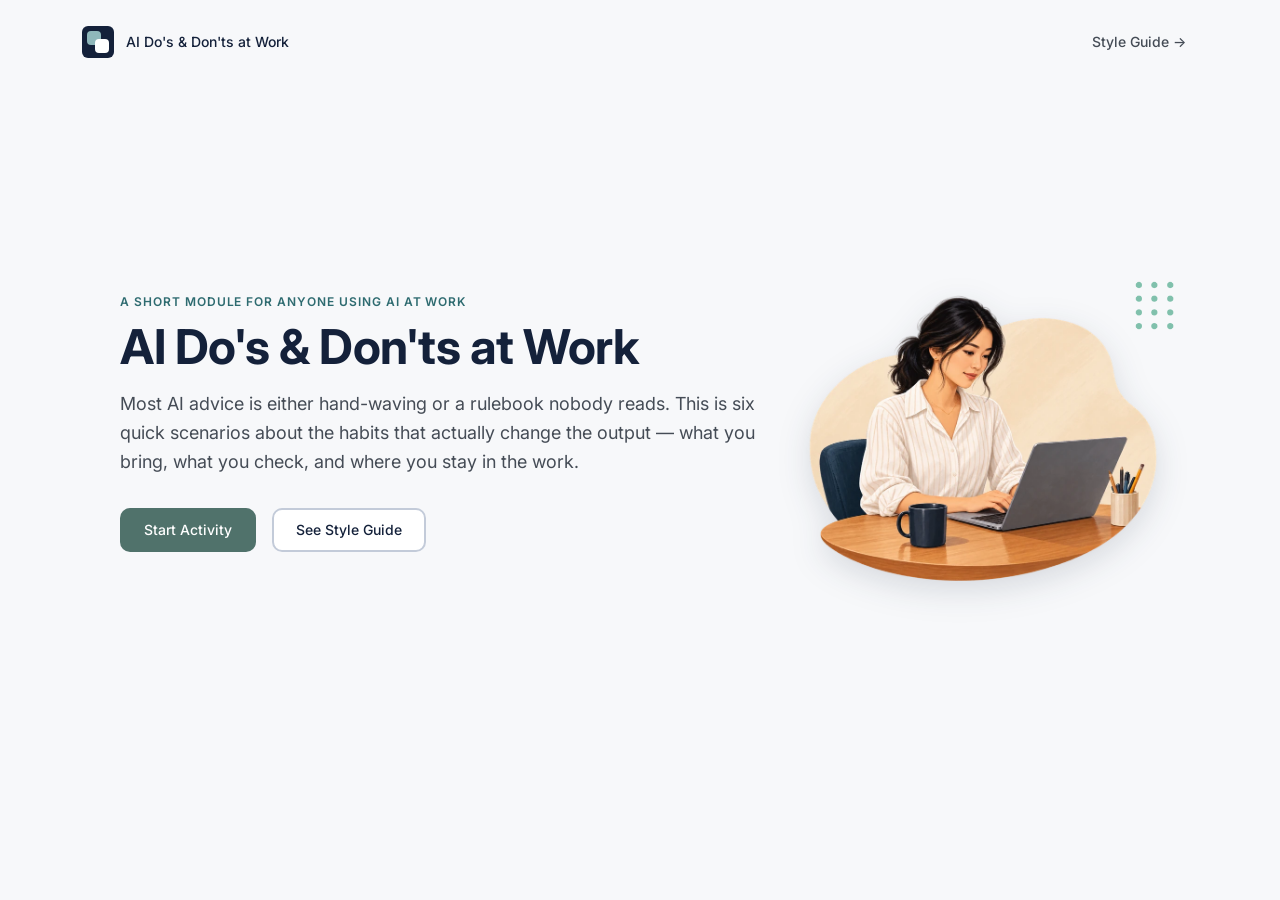
<file: index.html>
<!doctype html>
<html lang="en">
<head>
<meta charset="utf-8">
<meta name="viewport" content="width=device-width, initial-scale=1">
<title>AI Do's &amp; Don'ts at Work</title>
<meta name="description" content="A short workplace module on using AI well: bring real context, verify what it gives you back, and stay present in the work.">
<link rel="preconnect" href="https://fonts.googleapis.com">
<link rel="preconnect" href="https://fonts.gstatic.com" crossorigin>
<link href="https://fonts.googleapis.com/css2?family=Inter:wght@400;500;600;700&display=swap" rel="stylesheet">
<link rel="stylesheet" href="css/tokens.css">
<link rel="stylesheet" href="css/styles.css">
<!-- Blocking, and first thing before <body> exists: the page-entry transition
     has to be armed before anything paints. See js/nav-exit.js. -->
<script src="js/nav-exit.js"></script>
</head>
<body>

<header class="app-header">
  <a class="brand" href="index.html" aria-label="AI Do's &amp; Don'ts at Work — back to start">
    <span class="brand-mark" aria-hidden="true"></span>
    AI Do's &amp; Don'ts at Work
  </a>
  <a class="btn btn-ghost" href="style-guide.html">Style Guide →</a>
</header>

<main class="app-main">
  <section class="cover" id="cover">
    <div class="cover-inner">
      <div class="cover-art">
        <div class="banner-wrap" data-pattern="dot-matrix-mint">
          <img class="content-banner" src="assets/illustrations/scenes/bring-complete.webp" alt="" width="766" height="691">
          <span class="scene-pattern" style="-webkit-mask-image:url(assets/illustrations/patterns/dot-matrix-mint.webp);mask-image:url(assets/illustrations/patterns/dot-matrix-mint.webp)" aria-hidden="true"></span>
        </div>
      </div>
      <span class="eyebrow">A short module for anyone using AI at work</span>
      <h1 class="h-display">AI Do's &amp; Don'ts at Work</h1>
      <p class="body-lg">Most AI advice is either hand-waving or a rulebook nobody reads. This is six quick scenarios about the habits that actually change the output — what you bring, what you check, and where you stay in the work.</p>
      <div class="cover-actions">
        <button class="btn btn-primary" type="button" data-action="start-module">Start Activity</button>
        <a class="btn btn-secondary" href="style-guide.html">See Style Guide</a>
      </div>
    </div>
  </section>

  <section class="landing" id="landing" hidden>
    <div class="landing-intro">
      <span class="eyebrow">Three clusters, six scenarios</span>
      <h2 class="h1">Three habits worth building on purpose</h2>
      <p class="body-lg">Pick a card to start — each one takes a few minutes.</p>
    </div>
    <div class="card-grid" id="card-grid"></div>
  </section>
</main>

<script src="js/vendor/gsap.min.js"></script>
<script src="js/content.js"></script>
<script src="js/app.js"></script>
</body>
</html>
</file>
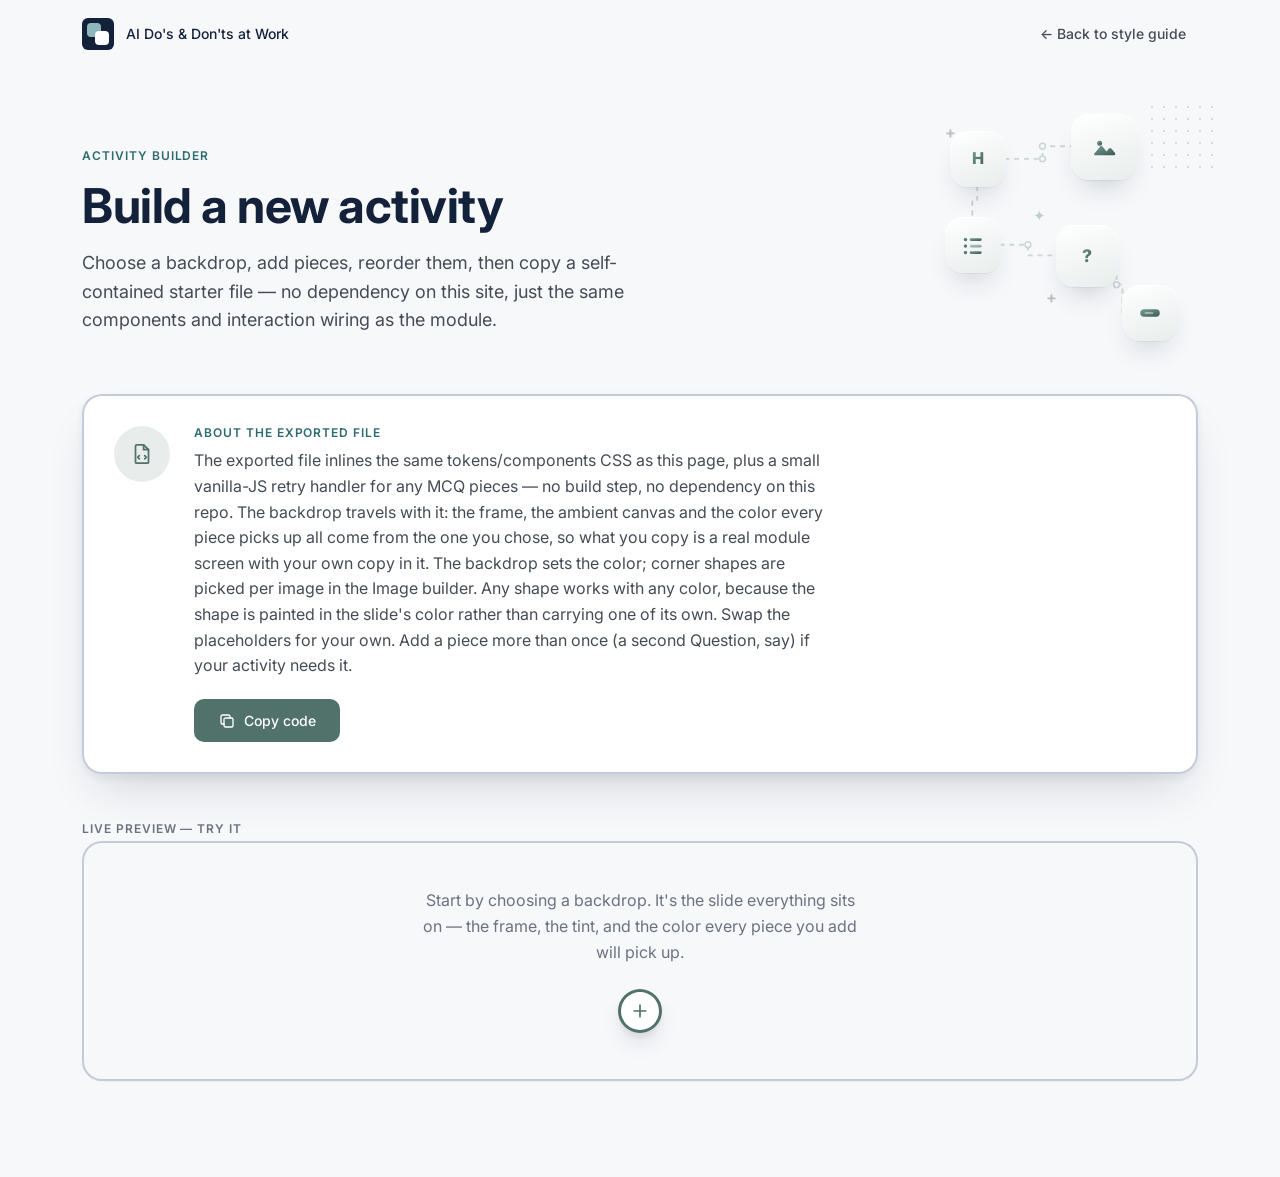
<file: activity.html>
<!doctype html>
<html lang="en">
<head>
<meta charset="utf-8">
<meta name="viewport" content="width=device-width, initial-scale=1">
<title>Activity Builder — AI Do's &amp; Don'ts at Work</title>
<meta name="description" content="Add and reorder real components from the module, then copy a self-contained starter file for your own activity.">
<link rel="preconnect" href="https://fonts.googleapis.com">
<link rel="preconnect" href="https://fonts.gstatic.com" crossorigin>
<link href="https://fonts.googleapis.com/css2?family=Inter:wght@400;500;600;700&display=swap" rel="stylesheet">
<link rel="stylesheet" href="css/tokens.css">
<link rel="stylesheet" href="css/styles.css">
<link rel="stylesheet" href="css/activity-builder.css">
<!-- Blocking, and first thing before <body> exists: the page-entry transition
     has to be armed before anything paints. See js/nav-exit.js. -->
<script src="js/nav-exit.js"></script>
</head>
<body>

<header class="guide-header">
  <div class="app-header">
    <a class="brand" href="index.html" aria-label="AI Do's &amp; Don'ts at Work — back to start"><span class="brand-mark" aria-hidden="true"></span> AI Do's &amp; Don'ts at Work</a>
    <a class="btn btn-ghost" href="style-guide.html">← Back to style guide</a>
  </div>
</header>

<div class="activity-hero">
  <div class="activity-hero-copy">
    <span class="eyebrow">Activity Builder</span>
    <h1 class="h-display">Build a new activity</h1>
    <p class="body-lg">Choose a backdrop, add pieces, reorder them, then copy a self-contained starter file — no dependency on this site, just the same components and interaction wiring as the module.</p>
  </div>
  <div class="activity-hero-art" aria-hidden="true">
    <svg width="0" height="0" style="position:absolute">
      <defs>
        <linearGradient id="heroIconGrad" x1="0" y1="0" x2="1" y2="1">
          <stop offset="0" stop-color="#759E96"/>
          <stop offset="1" stop-color="#3F5A55"/>
        </linearGradient>
      </defs>
    </svg>
    <svg class="activity-hero-connectors" viewBox="0 0 260 220" preserveAspectRatio="none">
      <path d="M61 46 H100 V33 H130"/>
      <path d="M33 74 V90 H28 V106"/>
      <path d="M56 134 H85 V145 H114"/>
      <path d="M176 145 V175 H182 V204"/>
      <circle cx="100" cy="46" r="3"/>
      <circle cx="100" cy="33" r="3"/>
      <circle cx="85" cy="134" r="3"/>
      <circle cx="176" cy="175" r="3"/>
    </svg>
    <span class="activity-hero-dots"></span>
    <span class="activity-hero-plus" style="top:4%; left:0%;">+</span>
    <span class="activity-hero-plus" style="bottom:10%; left:40%;">+</span>
    <span class="activity-hero-sparkle" style="top:42%; left:35%;">&#10022;</span>
    <div class="activity-hero-tile is-t1">
      <svg viewBox="0 0 24 24"><text x="12" y="17" text-anchor="middle" font-family="Inter, sans-serif" font-weight="800" font-size="15" fill="url(#heroIconGrad)">H</text></svg>
    </div>
    <div class="activity-hero-tile is-t2">
      <svg viewBox="0 0 24 24">
        <circle cx="8.5" cy="9" r="2" fill="url(#heroIconGrad)"/>
        <path d="M4 17.5l5-6c.5-.6 1.3-.6 1.8 0l3.2 4 2-2.3c.5-.6 1.3-.6 1.8 0l3.2 3.8v.5a1 1 0 0 1-1 1H5a1 1 0 0 1-1-1v-.5Z" fill="url(#heroIconGrad)"/>
      </svg>
    </div>
    <div class="activity-hero-tile is-t3">
      <svg viewBox="0 0 24 24">
        <circle cx="5" cy="7" r="1.6" fill="url(#heroIconGrad)"/>
        <rect x="9" y="5.8" width="11" height="2.4" rx="1.2" fill="url(#heroIconGrad)"/>
        <circle cx="5" cy="13" r="1.6" fill="url(#heroIconGrad)"/>
        <rect x="9" y="11.8" width="11" height="2.4" rx="1.2" fill="url(#heroIconGrad)" opacity="0.55"/>
        <circle cx="5" cy="19" r="1.6" fill="url(#heroIconGrad)"/>
        <rect x="9" y="17.8" width="11" height="2.4" rx="1.2" fill="url(#heroIconGrad)"/>
      </svg>
    </div>
    <div class="activity-hero-tile is-t4">
      <svg viewBox="0 0 24 24"><text x="12" y="17.5" text-anchor="middle" font-family="Inter, sans-serif" font-weight="800" font-size="16" fill="url(#heroIconGrad)">?</text></svg>
    </div>
    <div class="activity-hero-tile is-t5">
      <svg viewBox="0 0 24 24">
        <rect x="3" y="8.5" width="18" height="7" rx="3.5" fill="url(#heroIconGrad)"/>
        <rect x="7" y="11.2" width="8" height="1.6" rx="0.8" fill="#ffffff" opacity="0.55"/>
      </svg>
    </div>
  </div>
</div>

<div class="activity-about-wrap">
  <div class="activity-about">
    <div class="activity-about-icon" aria-hidden="true">
      <svg viewBox="0 0 24 24" fill="none" stroke="currentColor" stroke-width="1.6" stroke-linecap="round" stroke-linejoin="round"><path d="M7 3.5h6.5L18 8v11.5a1 1 0 0 1-1 1H7a1 1 0 0 1-1-1V4.5a1 1 0 0 1 1-1Z"/><path d="M13.5 3.5V8H18"/><path d="M9.5 13.5 8 15l1.5 1.5M14.5 13.5 16 15l-1.5 1.5"/></svg>
    </div>
    <div class="activity-about-body">
      <span class="eyebrow">About the exported file</span>
      <p class="body">The exported file inlines the same tokens/components CSS as this page, plus a small vanilla-JS retry handler for any MCQ pieces — no build step, no dependency on this repo. The backdrop travels with it: the frame, the ambient canvas and the color every piece picks up all come from the one you chose, so what you copy is a real module screen with your own copy in it. The backdrop sets the color; corner shapes are picked per image in the Image builder. Any shape works with any color, because the shape is painted in the slide's color rather than carrying one of its own. Swap the placeholders for your own. Add a piece more than once (a second Question, say) if your activity needs it.</p>
      <div class="activity-about-actions">
        <button class="btn btn-primary" id="builder-copy" type="button">
          <svg viewBox="0 0 24 24" fill="none" stroke="currentColor" stroke-width="1.8" stroke-linecap="round" stroke-linejoin="round" aria-hidden="true"><rect x="8" y="8" width="12" height="12" rx="2"/><path d="M16 8V6a2 2 0 0 0-2-2H6a2 2 0 0 0-2 2v8a2 2 0 0 0 2 2h2"/></svg>
          Copy code
        </button>
        <p class="body guide-block-note" id="builder-copy-status" aria-live="polite"></p>
      </div>
    </div>
  </div>
</div>

<main class="activity-shell">
  <div class="activity-preview-wrap">
    <span class="demo-label">Live preview — try it</span>
    <div class="builder-preview" id="builder-preview">
      <div class="builder-add-wrap" id="builder-add-wrap">
        <button class="builder-add-fab" id="builder-add-btn" type="button" aria-expanded="false" aria-controls="builder-add-panel" aria-label="Add a piece">
          <svg viewBox="0 0 24 24" fill="none" stroke="currentColor" stroke-width="2" stroke-linecap="round" aria-hidden="true"><path d="M12 5v14M5 12h14"/></svg>
        </button>
        <div class="builder-add-toolbar" id="builder-add-panel" hidden>
          <button type="button" class="builder-add-item" data-add="heading">
            <svg class="builder-add-icon" viewBox="0 0 24 24" fill="none" stroke="currentColor" stroke-width="1.6" stroke-linecap="round" aria-hidden="true"><path d="M5 6h14M12 6v12"/></svg>
            <span class="builder-add-label">Heading</span>
          </button>
          <button type="button" class="builder-add-item" data-add="text">
            <svg class="builder-add-icon" viewBox="0 0 24 24" fill="none" stroke="currentColor" stroke-width="1.6" stroke-linecap="round" aria-hidden="true"><path d="M4 6h16M4 11h16M4 16h16M4 21h10"/></svg>
            <span class="builder-add-label">Body text</span>
          </button>
          <button type="button" class="builder-add-item" data-add="image">
            <svg class="builder-add-icon" viewBox="0 0 24 24" fill="none" stroke="currentColor" stroke-width="1.6" stroke-linecap="round" stroke-linejoin="round" aria-hidden="true"><rect x="3.5" y="4.5" width="17" height="15" rx="2"/><circle cx="8.5" cy="9.5" r="1.5"/><path d="M4 16l4.5-4.5c.6-.6 1.4-.6 2 0L14 15l2-2c.6-.6 1.4-.6 2 0l2.5 2.5"/></svg>
            <span class="builder-add-label">Image builder</span>
          </button>
          <button type="button" class="builder-add-item" data-add="takeaways">
            <svg class="builder-add-icon" viewBox="0 0 24 24" fill="none" stroke="currentColor" stroke-width="1.6" stroke-linecap="round" aria-hidden="true"><circle cx="4.5" cy="6" r="1" fill="currentColor" stroke="none"/><path d="M9 6h11"/><circle cx="4.5" cy="12" r="1" fill="currentColor" stroke="none"/><path d="M9 12h11"/><circle cx="4.5" cy="18" r="1" fill="currentColor" stroke="none"/><path d="M9 18h11"/></svg>
            <span class="builder-add-label">Takeaways</span>
          </button>
          <button type="button" class="builder-add-item" data-add="scenario">
            <svg class="builder-add-icon" viewBox="0 0 24 24" fill="none" stroke="currentColor" stroke-width="1.6" stroke-linecap="round" stroke-linejoin="round" aria-hidden="true"><circle cx="12" cy="12" r="8.5"/><path d="M9.4 9.3a2.6 2.6 0 0 1 5 .8c0 1.7-2.4 2-2.4 3.4"/><circle cx="12" cy="16.6" r="0.9" fill="currentColor" stroke="none"/></svg>
            <span class="builder-add-label">Question</span>
          </button>
        </div>
        <div class="builder-backdrop-panel" id="builder-backdrop-panel" hidden></div>
      </div>
    </div>
  </div>
</main>

<script src="js/activity-builder.js"></script>
</body>
</html>
</file>
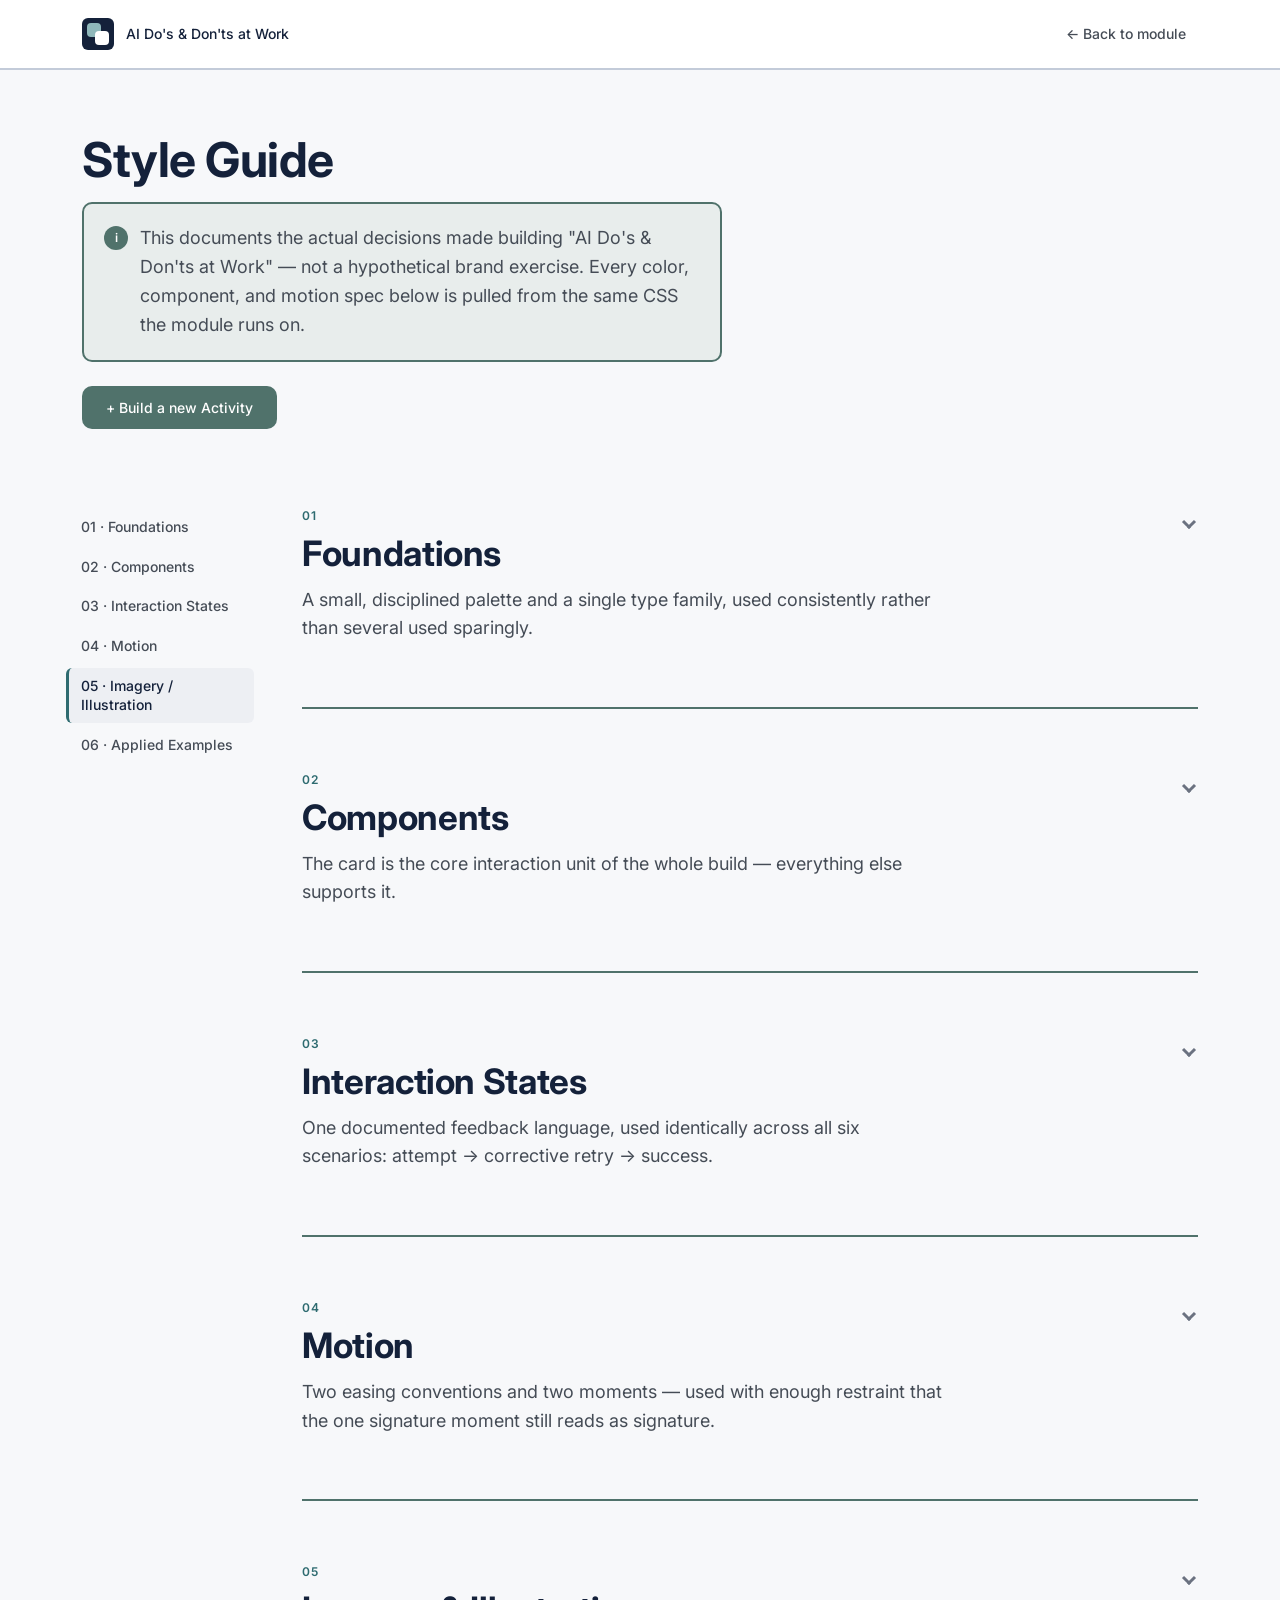
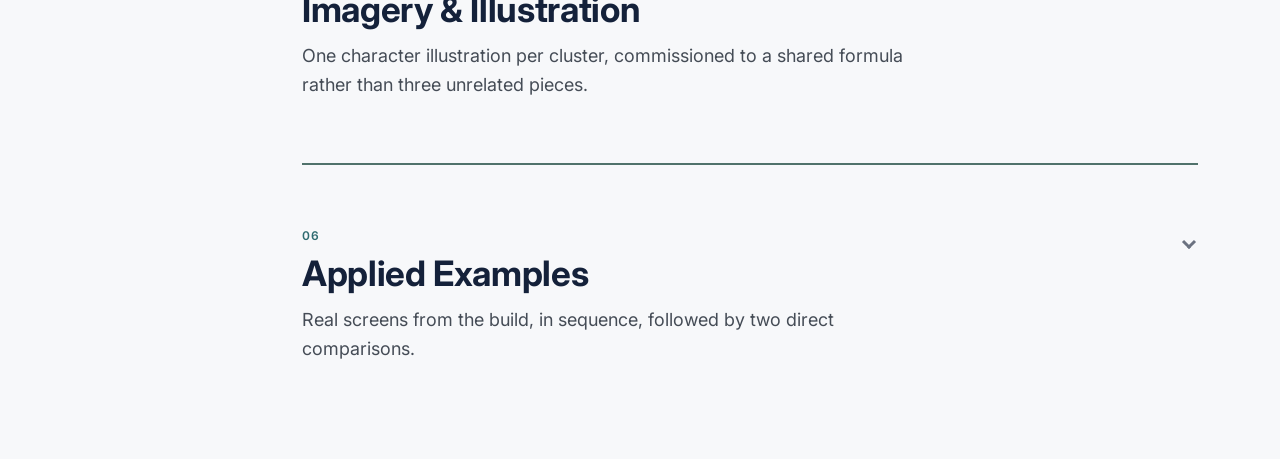
<file: style-guide.html>
<!doctype html>
<html lang="en">
<head>
<meta charset="utf-8">
<meta name="viewport" content="width=device-width, initial-scale=1">
<title>Style Guide — AI Do's &amp; Don'ts at Work</title>
<meta name="description" content="The design system behind the AI Do's & Don'ts at Work module: foundations, components, interaction states, motion, and imagery.">
<link rel="preconnect" href="https://fonts.googleapis.com">
<link rel="preconnect" href="https://fonts.gstatic.com" crossorigin>
<link href="https://fonts.googleapis.com/css2?family=Inter:wght@400;500;600;700&display=swap" rel="stylesheet">
<link rel="stylesheet" href="css/tokens.css">
<link rel="stylesheet" href="css/styles.css">
<link rel="stylesheet" href="css/style-guide.css">
<!-- Blocking, and first thing before <body> exists: the page-entry transition
     has to be armed before anything paints. See js/nav-exit.js. -->
<script src="js/nav-exit.js"></script>
</head>
<body>

<header class="guide-header">
  <div class="app-header">
    <a class="brand" href="index.html" aria-label="AI Do's &amp; Don'ts at Work — back to start"><span class="brand-mark" aria-hidden="true"></span> AI Do's &amp; Don'ts at Work</a>
    <a class="btn btn-ghost" href="index.html">← Back to module</a>
  </div>
</header>

<div class="guide-hero">
  <h1 class="h-display">Style Guide</h1>
  <div class="callout accent guide-hero-callout">
    <span class="callout-icon" aria-hidden="true">i</span>
    <p class="body-lg">This documents the actual decisions made building "AI Do's &amp; Don'ts at Work" — not a hypothetical brand exercise. Every color, component, and motion spec below is pulled from the same CSS the module runs on.</p>
  </div>
  <a class="btn btn-primary guide-hero-cta" href="activity.html">+ Build a new Activity</a>
</div>

<div class="guide-shell">
  <nav class="guide-nav" id="guide-nav">
    <a href="#foundations">01 · Foundations</a>
    <a href="#components">02 · Components</a>
    <a href="#interaction-states">03 · Interaction States</a>
    <a href="#motion">04 · Motion</a>
    <a href="#imagery">05 · Imagery / Illustration</a>
    <a href="#applied-examples">06 · Applied Examples</a>
  </nav>

  <main class="guide-content">

    <!-- 01 FOUNDATIONS ============================================== -->
    <section class="guide-section" id="foundations">
      <details class="guide-accordion">
        <summary class="guide-section-head">
        <span class="eyebrow">01</span>
        <h2 class="h1">Foundations</h2>
        <p class="body-lg">A small, disciplined palette and a single type family, used consistently rather than several used sparingly.</p>
      </summary>

        <div class="guide-accordion-body">
      <div class="guide-block">
        <h3 class="h3 guide-block-title">Color — Primary &amp; Secondary</h3>
        <div class="swatch-grid">
          <div class="swatch"><div class="swatch-color" style="background:var(--color-ink-900)"></div><div class="swatch-meta"><span class="name">Ink 900 · Primary</span><span class="hex">#14213A</span></div></div>
          <div class="swatch"><div class="swatch-color" style="background:var(--color-ink-700)"></div><div class="swatch-meta"><span class="name">Ink 700</span><span class="hex">#223259</span></div></div>
          <div class="swatch"><div class="swatch-color" style="background:var(--color-ink-500)"></div><div class="swatch-meta"><span class="name">Ink 500</span><span class="hex">#3A4E7E</span></div></div>
          <div class="swatch"><div class="swatch-color" style="background:var(--color-ink-100)"></div><div class="swatch-meta"><span class="name">Ink 100</span><span class="hex">#E4E8F2</span></div></div>
          <div class="swatch"><div class="swatch-color" style="background:var(--color-teal-600)"></div><div class="swatch-meta"><span class="name">Teal 600 · Secondary</span><span class="hex">#2E6B70</span></div></div>
          <div class="swatch"><div class="swatch-color" style="background:var(--color-teal-500)"></div><div class="swatch-meta"><span class="name">Teal 500</span><span class="hex">#397E84</span></div></div>
          <div class="swatch"><div class="swatch-color" style="background:var(--color-teal-300)"></div><div class="swatch-meta"><span class="name">Teal 300</span><span class="hex">#8FB8BB</span></div></div>
          <div class="swatch"><div class="swatch-color" style="background:var(--color-teal-100)"></div><div class="swatch-meta"><span class="name">Teal 100</span><span class="hex">#E3EFEF</span></div></div>
        </div>
        <p class="body guide-block-note">Ink navy carries authority and text; teal is the default interactive/secondary accent everywhere outside the three cluster cards, which carry their own accent instead (below).</p>
      </div>

      <div class="guide-block">
        <h3 class="h3 guide-block-title">Color — Cluster Accents</h3>
        <div class="swatch-grid">
          <div class="swatch"><div class="swatch-color" style="background:var(--cluster-bring)"></div><div class="swatch-meta"><span class="name">Bring</span><span class="hex">#005FF7</span></div></div>
          <div class="swatch"><div class="swatch-color" style="background:var(--cluster-bring-tint)"></div><div class="swatch-meta"><span class="name">Bring tint</span><span class="hex">#DCEBFC</span></div></div>
          <div class="swatch"><div class="swatch-color" style="background:var(--cluster-verify)"></div><div class="swatch-meta"><span class="name">Verify</span><span class="hex">#009E9F</span></div></div>
          <div class="swatch"><div class="swatch-color" style="background:var(--cluster-verify-tint)"></div><div class="swatch-meta"><span class="name">Verify tint</span><span class="hex">#DFF2F2</span></div></div>
          <div class="swatch"><div class="swatch-color" style="background:var(--cluster-present)"></div><div class="swatch-meta"><span class="name">Stay Present</span><span class="hex">#FC7812</span></div></div>
          <div class="swatch"><div class="swatch-color" style="background:var(--cluster-present-tint)"></div><div class="swatch-meta"><span class="name">Stay Present tint</span><span class="hex">#FDF3EA</span></div></div>
        </div>
        <p class="body guide-block-note">Sampled directly from the three supplied illustrations rather than chosen independently, so the numbered badge, underline, and arrow button on each card read as part of the same artwork instead of a palette applied on top of it.</p>
      </div>

      <div class="guide-block">
        <h3 class="h3 guide-block-title">Color — Backdrops</h3>
        <div class="swatch-grid">
          <div class="swatch"><div class="swatch-color" style="background:#2D6F5A"></div><div class="swatch-meta"><span class="name">Mint</span><span class="hex">#2D6F5A &middot; shape #7FC0AB</span></div></div>
          <div class="swatch"><div class="swatch-color" style="background:#2D6E63"></div><div class="swatch-meta"><span class="name">Seafoam</span><span class="hex">#2D6E63 &middot; shape #7DBFB4</span></div></div>
          <div class="swatch"><div class="swatch-color" style="background:#2D6F55"></div><div class="swatch-meta"><span class="name">Sage Gray</span><span class="hex">#2D6F55 &middot; shape #7FC0A6</span></div></div>
          <div class="swatch"><div class="swatch-color" style="background:#34702E"></div><div class="swatch-meta"><span class="name">Sage</span><span class="hex">#34702E &middot; shape #88C181</span></div></div>
          <div class="swatch"><div class="swatch-color" style="background:#3E6598"></div><div class="swatch-meta"><span class="name">Blue</span><span class="hex">#3E6598 &middot; shape #A0B5D0</span></div></div>
          <div class="swatch"><div class="swatch-color" style="background:#3C6693"></div><div class="swatch-meta"><span class="name">Powder Blue</span><span class="hex">#3C6693 &middot; shape #9EB6CF</span></div></div>
          <div class="swatch"><div class="swatch-color" style="background:#734FB7"></div><div class="swatch-meta"><span class="name">Lavender</span><span class="hex">#734FB7 &middot; shape #BBACD6</span></div></div>
          <div class="swatch"><div class="swatch-color" style="background:#A5444A"></div><div class="swatch-meta"><span class="name">Dusty Rose</span><span class="hex">#A5444A &middot; shape #D4A8AB</span></div></div>
          <div class="swatch"><div class="swatch-color" style="background:#8C5639"></div><div class="swatch-meta"><span class="name">Peach</span><span class="hex">#8C5639 &middot; shape #CEAC9B</span></div></div>
          <div class="swatch"><div class="swatch-color" style="background:#875A37"></div><div class="swatch-meta"><span class="name">Warm Peach</span><span class="hex">#875A37 &middot; shape #CCAD96</span></div></div>
        </div>
        <p class="body guide-block-note">The most-used color in the system and the last to be written down. Each backdrop is a single hue, and everything on a section takes its color from it: the 4px frame, the ambient canvas, the option and takeaway borders, the progress ticks, the scenario chip, and the CTA. The swatch shows the frame stroke; the second value is the corner shape, which is the same hue at a lighter step.<br>
          <strong>Solved, not picked.</strong> Only the hue changes between backdrops. Each of the three uses has its own saturation with a lightness solved per hue to a fixed luminance, because hue-luminance spread widens with saturation and one shared lightness would leave the greens visibly lighter than the blues — 42% for the stroke, 17% for the wash, 34% for the shape. Solved this way the ten strokes land within 0.1 luma of each other and the ten shapes within 0.0.<br>
          <strong>A consequence worth knowing:</strong> because every backdrop's stroke sits at the same luminance, anything drawn on one inherits uniform contrast for free &mdash; white on a stroke-colored tile is 5.96:1 on all ten, spread 0.02. The flip side is that a state cannot be signalled with <em>hue</em> on a themed surface. The activity builder's delete control learned this the hard way: the module's warm <code>--answer-wrong</code> sits 9 RGB units from the dusty-rose stroke and under 35 from both peaches, so on three of the ten backdrops a red hover would not have appeared at all, because a warm backdrop is already red. On a themed surface the cue has to be <em>lightness</em>.<br>
          <strong>Ten names, six or seven colors.</strong> Mint, Seafoam and Sage Gray sit at 161&deg;, 170&deg; and 156&deg;; Blue and Powder Blue at 214&deg; and 211&deg;; Peach and Warm Peach at 21&deg; and 26&deg;. The near-duplicates are deliberate in the module, where each backdrop is tied to a different corner shape and never appears beside its twin. Listed as a flat palette — as the activity builder lists them — the twins do sit side by side.</p>
      </div>

      <div class="guide-block">
        <h3 class="h3 guide-block-title">Surfaces — layered depth</h3>
        <div class="demo-shell">
          <div style="background:var(--surface-panel); border-radius:var(--radius-panel); box-shadow:0 0 0 var(--border) var(--line-panel) inset, var(--elev-panel); padding:var(--space-6)">
            <span class="demo-label" style="margin-bottom:var(--space-4)">Panel &middot; 20px &middot; 2px ring &middot; lifted</span>
            <div style="background:var(--surface-nested); border:1px solid var(--line-nested); border-radius:var(--radius-surface); padding:var(--space-4)">
              <span class="demo-label" style="margin-bottom:var(--space-3)">Nested surface &middot; 14px &middot; no shadow</span>
              <div style="background:var(--surface-control); border:1px solid var(--line-control); border-radius:var(--radius-control); box-shadow:var(--elev-control); padding:var(--space-3); font:var(--text-body); color:var(--color-gray-500)">Control &middot; 10px &middot; contact shadow</div>
            </div>
          </div>
        </div>
        <p class="body guide-block-note">The reusable container language, used by the activity builder's editors, menus and About card. Four steps, each separated by a very small amount: page 93.8 luma, panel 100.0, nested 94.4, control 100.0, at 20 / 14 / 10px radii.<br>
          <strong>The panel is the app's own card, named.</strong> It is not a hairline-and-soft-shadow panel of the sort most SaaS kits ship &mdash; that was tried and read as a different app, because the module states every surface with a border. It is exactly what the "About the exported file" card already was: a 2px <code>--color-line</code> ring and a genuinely lifted shadow, drawn as an inset <code>box-shadow</code> like every other edge here, so thickening one never changes layout.<br>
          <strong>A nested surface groups a cluster, not every field.</strong> Applied per field it produces a stack of grey boxes and makes a three-field form read as three unrelated things. Only a group of controls gets one &mdash; the answer options, the scene and shape grids.<br>
          <strong>Edges are <code>--line-*</code>, not <code>--border-*</code>.</strong> <code>--border-*</code> already means a width in this system (1.5/2/3/4px); one prefix holding both widths and colors is a trap. The radius names are aliases onto the existing scale rather than a second set of numbers, so the two cannot drift.</p>
      </div>

      <div class="guide-block">
        <h3 class="h3 guide-block-title">Color — Neutrals</h3>
        <div class="swatch-grid">
          <div class="swatch"><div class="swatch-color" style="background:var(--color-paper); box-shadow:inset 0 0 0 var(--border) var(--color-line)"></div><div class="swatch-meta"><span class="name">Paper (bg)</span><span class="hex">#F7F8FA</span></div></div>
          <div class="swatch"><div class="swatch-color" style="background:var(--color-cloud)"></div><div class="swatch-meta"><span class="name">Cloud</span><span class="hex">#EDEFF3</span></div></div>
          <div class="swatch"><div class="swatch-color" style="background:var(--color-line)"></div><div class="swatch-meta"><span class="name">Line (borders)</span><span class="hex">#C3CBD9</span></div></div>
          <div class="swatch"><div class="swatch-color" style="background:var(--color-line-soft)"></div><div class="swatch-meta"><span class="name">Line Soft (rules)</span><span class="hex">#DBDFE7</span></div></div>
          <div class="swatch"><div class="swatch-color" style="background:var(--color-gray-500)"></div><div class="swatch-meta"><span class="name">Gray 500</span><span class="hex">#6B7280</span></div></div>
          <div class="swatch"><div class="swatch-color" style="background:var(--color-gray-700)"></div><div class="swatch-meta"><span class="name">Gray 700</span><span class="hex">#454C56</span></div></div>
          <div class="swatch"><div class="swatch-color" style="background:var(--color-charcoal)"></div><div class="swatch-meta"><span class="name">Charcoal (text)</span><span class="hex">#1C1F26</span></div></div>
        </div>
      </div>

      <div class="guide-block">
        <h3 class="h3 guide-block-title">Color — Semantic</h3>
        <div class="swatch-grid">
          <div class="swatch"><div class="swatch-color" style="background:var(--color-success-500)"></div><div class="swatch-meta"><span class="name">Success</span><span class="hex">#2E7D5B</span></div></div>
          <div class="swatch"><div class="swatch-color" style="background:var(--color-error-500)"></div><div class="swatch-meta"><span class="name">Error</span><span class="hex">#B3432B</span></div></div>
          <div class="swatch"><div class="swatch-color" style="background:var(--color-warning-500)"></div><div class="swatch-meta"><span class="name">Warning / in progress</span><span class="hex">#B98900</span></div></div>
          <div class="swatch"><div class="swatch-color" style="background:var(--color-info-500)"></div><div class="swatch-meta"><span class="name">Info / neutral</span><span class="hex">#5B6B7C</span></div></div>
        </div>
        <p class="body guide-block-note">Semantic hues are muted, not saturated — a brick red and forest green rather than stoplight red/green — so the feedback system reads as corporate signal, not alarm.</p>
      </div>

      <div class="guide-block">
        <h3 class="h3 guide-block-title">Typography</h3>
        <div class="type-row"><span class="tag">Display</span><span class="sample" style="font:var(--text-display)">Three habits worth building</span></div>
        <div class="type-row"><span class="tag">H1</span><span class="sample" style="font:var(--text-h1)">Bring more than a question</span></div>
        <div class="type-row"><span class="tag">H2</span><span class="sample" style="font:var(--text-h2)">Scenario 1 of 2</span></div>
        <div class="type-row"><span class="tag">H3</span><span class="sample" style="font:var(--text-h3)">Component title</span></div>
        <div class="type-row"><span class="tag">Body Large</span><span class="sample" style="font:var(--text-body-lg)">An AI tool only works with what you give it.</span></div>
        <div class="type-row"><span class="tag">Body</span><span class="sample" style="font:var(--text-body)">Fluent isn't the same as accurate.</span></div>
        <div class="type-row"><span class="tag">Label</span><span class="sample" style="font:var(--text-label)">Try again</span></div>
        <div class="type-row"><span class="tag">Caption</span><span class="sample" style="font:var(--text-caption); text-transform:uppercase; letter-spacing:var(--tracking-caption)">Cluster 1 of 3</span></div>
        <p class="body guide-block-note">One family — Inter — used at eight weights/sizes rather than mixing typefaces. A single, well-executed type system reads as more disciplined than a decorative pairing would.</p>
      </div>

      <div class="guide-block">
        <h3 class="h3 guide-block-title">Spacing (4px base) &amp; Radius</h3>
        <div class="spacing-row"><span class="tag">4</span><div class="bar" style="width:4px"></div></div>
        <div class="spacing-row"><span class="tag">8</span><div class="bar" style="width:8px"></div></div>
        <div class="spacing-row"><span class="tag">12</span><div class="bar" style="width:12px"></div></div>
        <div class="spacing-row"><span class="tag">16</span><div class="bar" style="width:16px"></div></div>
        <div class="spacing-row"><span class="tag">24</span><div class="bar" style="width:24px"></div></div>
        <div class="spacing-row"><span class="tag">32</span><div class="bar" style="width:32px"></div></div>
        <div class="spacing-row"><span class="tag">48</span><div class="bar" style="width:48px"></div></div>
        <div class="spacing-row"><span class="tag">64</span><div class="bar" style="width:64px"></div></div>
        <div class="spacing-row"><span class="tag">96</span><div class="bar" style="width:96px"></div></div>
        <div class="demo-row" style="margin-top:var(--space-6)">
          <div style="width:56px;height:56px;background:var(--color-teal-100);border-radius:var(--radius-sm);display:grid;place-items:center;font:var(--text-caption)">sm</div>
          <div style="width:56px;height:56px;background:var(--color-teal-100);border-radius:var(--radius-md);display:grid;place-items:center;font:var(--text-caption)">md</div>
          <div style="width:56px;height:56px;background:var(--color-teal-100);border-radius:var(--radius-lg);display:grid;place-items:center;font:var(--text-caption)">lg</div>
          <div style="width:56px;height:56px;background:var(--color-teal-100);border-radius:var(--radius-card);display:grid;place-items:center;font:var(--text-caption)">card</div>
          <div style="width:56px;height:56px;background:var(--color-teal-100);border-radius:var(--radius-pill);display:grid;place-items:center;font:var(--text-caption)">pill</div>
        </div>
      </div>

      <div class="guide-block">
        <h3 class="h3 guide-block-title">Borders</h3>
        <p class="body">Every surface is defined by its edge first and its shadow second — the shadow lifts it, the border says where it ends. Four widths, so a bordered thing always reads as one of four tiers.</p>
        <div class="demo-row" style="margin-top:var(--space-6); align-items:stretch">
          <div style="flex:1; min-width:180px; background:var(--color-white); border-radius:var(--radius-md); padding:var(--space-5); box-shadow:0 0 0 var(--border-thin) var(--color-line-soft) inset">
            <span class="name" style="display:block; font:var(--text-label); color:var(--color-ink-900)">thin — 1.5px</span>
            <span class="hex" style="display:block; font:var(--text-caption); color:var(--color-gray-500)">Rules inside a surface</span>
          </div>
          <div style="flex:1; min-width:180px; background:var(--color-white); border-radius:var(--radius-md); padding:var(--space-5); box-shadow:0 0 0 var(--border) var(--color-line) inset">
            <span class="name" style="display:block; font:var(--text-label); color:var(--color-ink-900)">default — 2px</span>
            <span class="hex" style="display:block; font:var(--text-caption); color:var(--color-gray-500)">Cards, options, panels, inputs</span>
          </div>
          <div style="flex:1; min-width:180px; background:var(--color-white); border-radius:var(--radius-md); padding:var(--space-5); box-shadow:0 0 0 var(--border-thick) var(--color-ink-900) inset">
            <span class="name" style="display:block; font:var(--text-label); color:var(--color-ink-900)">thick — 3px</span>
            <span class="hex" style="display:block; font:var(--text-caption); color:var(--color-gray-500)">The element being acted on</span>
          </div>
          <div style="flex:1; min-width:180px; background:var(--color-white); border-radius:var(--radius-md); padding:var(--space-5); box-shadow:0 0 0 var(--border-frame) hsl(214 42% 66%) inset">
            <span class="name" style="display:block; font:var(--text-label); color:var(--color-ink-900)">frame — 4px</span>
            <span class="hex" style="display:block; font:var(--text-caption); color:var(--color-gray-500)">The section frame, in its backdrop's hue</span>
          </div>
        </div>
        <p class="body guide-block-note">Applied as <code>box-shadow</code> insets rather than the <code>border</code> property nearly everywhere, so an edge can be added or thickened on hover and selection without the element changing size and nudging its neighbors. The frame tier sits above the other three on purpose: it is the one edge meant to read at arm’s length, and it takes its color from whichever backdrop the section is on.</p>
      </div>        </div>
      </details>

    </section>

    <!-- 02 COMPONENTS ================================================ -->
    <section class="guide-section" id="components">
      <details class="guide-accordion">
        <summary class="guide-section-head">
        <span class="eyebrow">02</span>
        <h2 class="h1">Components</h2>
        <p class="body-lg">The card is the core interaction unit of the whole build — everything else supports it.</p>
      </summary>

        <div class="guide-accordion-body">
      <div class="guide-block">
        <h3 class="h3 guide-block-title">Cards</h3>
        <div class="demo-shell">
          <div class="demo-grid-3" id="card-demo"></div>
        </div>
        <p class="body guide-block-note">Hover the card above — it lifts with a spring bounce (the one deliberate bounce in the system; see Motion). On click in the real module, this exact element is what becomes the full-screen section.</p>
      </div>

      <div class="guide-block">
        <h3 class="h3 guide-block-title">Buttons</h3>
        <div class="demo-shell">
          <div class="demo-row">
            <button class="btn btn-primary">Primary action</button>
            <button class="btn btn-secondary">Secondary action</button>
            <button class="btn btn-ghost">Ghost / tertiary</button>
            <button class="btn btn-primary" disabled>Disabled</button>
          </div>
        </div>
      </div>

      <div class="guide-block">
        <h3 class="h3 guide-block-title">MCQ option states</h3>
        <div class="demo-shell">
          <div class="option-list">
            <button class="option" type="button" disabled><span class="option-marker"></span><span class="option-text">Default — not yet chosen</span></button>
            <button class="option is-correct" type="button" disabled><span class="option-marker"></span><span class="option-text">Confirmed correct</span></button>
            <button class="option is-wrong" type="button" disabled><span class="option-marker"></span><span class="option-text">Confirmed wrong</span></button>
          </div>
        </div>
        <p class="body guide-block-note">An answer resolves on the click — there is no holding state in between. One used to sit here, a "selected, unconfirmed" beat meant to read as a considered pause; in practice it read as the tap not registering, so the result now lands immediately and the 0.2s color transition carries it.</p>
      </div>

      <div class="guide-block">
        <h3 class="h3 guide-block-title">Navigation</h3>
        <div class="demo-shell" style="display:flex; flex-direction:column; gap:var(--space-6)">
          <div>
            <span class="demo-label">App header</span>
            <div style="background:var(--color-white); border-radius:var(--radius-md); box-shadow:var(--shadow-resting)">
              <div class="app-header" style="max-width:none; padding:var(--space-4) var(--space-6)">
                <div class="brand"><span class="brand-mark" aria-hidden="true"></span> AI Do's &amp; Don'ts at Work</div>
                <a class="btn btn-ghost" href="#">Style Guide →</a>
              </div>
            </div>
          </div>
          <div>
            <span class="demo-label">Section topbar (inside an expanded card)</span>
            <div data-pattern="dot-matrix-mint" style="background:var(--color-white); border-radius:var(--radius-md); box-shadow:var(--shadow-resting); padding:var(--space-4) var(--space-6); display:flex; align-items:center; justify-content:space-between">
              <a class="btn btn-ghost section-home" href="#" aria-label="Home">
                <svg viewBox="0 0 24 24" fill="none" stroke="currentColor" stroke-width="1.8" stroke-linecap="round" stroke-linejoin="round" aria-hidden="true"><path d="M3 10.75 12 3.5l9 7.25"/><path d="M5.5 9.75V19.5a1 1 0 0 0 1 1h11a1 1 0 0 0 1-1V9.75"/><path d="M9.75 20.5V14.5h4.5v6"/></svg>
              </a>
              <div class="section-progress-track"><span class="tick is-done"></span><span class="tick"></span></div>
            </div>
          </div>
          <div>
            <span class="demo-label">Progress ticks — they follow the backdrop</span>
            <div style="background:var(--color-white); border-radius:var(--radius-md); box-shadow:var(--shadow-resting); padding:var(--space-4) var(--space-6); display:flex; flex-direction:column; gap:var(--space-4)">
              <div data-pattern="concentric-arcs-blue" style="display:flex; align-items:center; gap:var(--space-4)">
                <div class="section-progress-track"><span class="tick"></span><span class="tick"></span></div>
                <span class="body guide-block-note" style="margin:0">Info beat — neither scenario reached</span>
              </div>
              <div data-pattern="diamond-cluster-dusty-rose" style="display:flex; align-items:center; gap:var(--space-4)">
                <div class="section-progress-track"><span class="tick is-done"></span><span class="tick"></span></div>
                <span class="body guide-block-note" style="margin:0">On scenario 1</span>
              </div>
              <div data-pattern="corner-lines-sage" style="display:flex; align-items:center; gap:var(--space-4)">
                <div class="section-progress-track"><span class="tick is-done"></span><span class="tick is-done"></span></div>
                <span class="body guide-block-note" style="margin:0">On scenario 2, with 1 solved</span>
              </div>
            </div>
          <div>
            <span class="demo-label">Stepping back</span>
            <div data-pattern="corner-lines-sage" style="background:var(--color-white); border-radius:var(--radius-md); box-shadow:var(--shadow-resting); padding:var(--space-4) var(--space-6)">
              <div class="scenario-meta">
                <button class="btn btn-ghost scenario-back" type="button">
                  <svg viewBox="0 0 24 24" fill="none" stroke="currentColor" stroke-width="1.8" stroke-linecap="round" stroke-linejoin="round" aria-hidden="true"><path d="M15 5l-7 7 7 7"/></svg>
                  Back
                </button>
                <span class="scenario-count">Scenario 2 of 2</span>
              </div>
            </div>
            <p class="body guide-block-note">The home icon in the topbar leaves the cluster entirely; this steps back one view — the first scenario returns to the takeaways, the rest to the scenario before. It lives in the scenario's own meta row rather than the topbar because the topbar is shared by every view: up there it would need showing and hiding per view, while here it simply doesn't exist on the info beat or the completion screen. An answered scenario keeps its state, so stepping back and forward again never wipes progress.</p>
          </div>
            <p class="body guide-block-note">Both states are the current backdrop's own deep stroke — the filled tick is the identical value to the section frame and the option borders. The idle tick is that same stroke at 0.24 alpha rather than a second color, so it inherits the stroke's per-hue luminance solve: it renders within 1.6 luma across all ten backdrops, where the existing light token (<code>--pattern-border</code>) spans 14.2 and would read heavier on lavender than on seafoam. A tick fills when its scenario is <em>underway or solved</em>, not solved alone — so the pair reads as which of the two you're on, not only as a score.</p>
          </div>
        </div>
      </div>        </div>
      </details>

    </section>

    <!-- 03 INTERACTION STATES ======================================== -->
    <section class="guide-section" id="interaction-states">
      <details class="guide-accordion">
        <summary class="guide-section-head">
        <span class="eyebrow">03</span>
        <h2 class="h1">Interaction States</h2>
        <p class="body-lg">One documented feedback language, used identically across all six scenarios: attempt → corrective retry → success.</p>
      </summary>

        <div class="guide-accordion-body">
      <div class="guide-block">
        <h3 class="h3 guide-block-title">The three-state feedback loop</h3>
        <div class="demo-shell">
          <div class="demo-grid-3">
            <div>
              <span class="demo-label">1 · Initial attempt</span>
              <div class="option-list"><button class="option" type="button" disabled><span class="option-marker"></span><span class="option-text">Learner has not answered yet</span></button></div>
            </div>
            <div>
              <span class="demo-label">2 · Corrective (retry)</span>
              <div class="option-list" style="margin-bottom:var(--space-4)"><button class="option is-wrong" type="button" disabled><span class="option-marker"></span><span class="option-text">Chosen answer, marked wrong</span></button></div>
              <div class="feedback is-corrective is-visible" style="margin-top:0">
                <div class="feedback-body"><span class="label">Not quite</span><p class="body">Explains why, then offers "Try again" — same question, not a new one.</p></div>
              </div>
            </div>
            <div>
              <span class="demo-label">3 · Success</span>
              <div class="option-list" style="margin-bottom:var(--space-4)"><button class="option is-correct" type="button" disabled><span class="option-marker"></span><span class="option-text">Chosen answer, confirmed correct</span></button></div>
              <div class="feedback is-success is-visible" style="margin-top:0">
                <div class="feedback-body"><span class="label">Correct</span><p class="body">Brief affirmation, then advance to the next scenario.</p></div>
              </div>
            </div>
          </div>
          <p class="body guide-block-note">Neither panel carries a badge. The fill, the border and the label already name the state three times over, so a tick or a cross inside was a fourth. State 2 always loops back to state 1 on the same question — it never branches to a different follow-up question. That keeps the retry path predictable and the content scope finite.</p>
        </div>
      </div>

      <div class="guide-block">
        <h3 class="h3 guide-block-title">Callouts</h3>
        <div class="demo-shell" style="display:flex; flex-direction:column; gap:var(--space-3)">
          <div class="callout info"><span class="callout-icon">i</span><span class="body">Neutral, informational note.</span></div>
          <div class="callout success"><span class="callout-icon">✓</span><span class="body">Positive confirmation, same green as confirmed-correct.</span></div>
          <div class="callout warning"><span class="callout-icon">!</span><span class="body">Attention needed — same amber as "in progress."</span></div>
          <div class="callout error"><span class="callout-icon">✕</span><span class="body">Problem or block — same red as confirmed-wrong.</span></div>
          <div class="callout accent"><span class="callout-icon">✦</span><span class="body">Brand accent — used for the intro callout at the top of this page.</span></div>
        </div>
      </div>

      <div class="guide-block">
        <h3 class="h3 guide-block-title">Hover / selected / completed, at a glance</h3>
        <ul style="display:flex; flex-direction:column; gap:var(--space-2)">
          <li class="body">• <strong>Hover</strong> — cards lift 8px with a spring bounce; buttons tighten their border, and answer cards darken their edge and raise their shadow.</li>
          <li class="body">• <strong>Resolved</strong> — an answer goes straight to correct or wrong on the click, in warm forest or warm maroon, and its feedback panel fades in beneath the stack.</li>
          <li class="body">• <strong>Completed</strong> — a cluster's progress badge switches from gray "Not started" to amber "In progress" to green "Complete," and its section's two progress ticks fill in as each scenario is reached and solved, in the backdrop's own color.</li>
        </ul>
      </div>        </div>
      </details>

    </section>

    <!-- 04 MOTION ==================================================== -->
    <section class="guide-section" id="motion">
      <details class="guide-accordion">
        <summary class="guide-section-head">
        <span class="eyebrow">04</span>
        <h2 class="h1">Motion</h2>
        <p class="body-lg">Two easing conventions and two moments — used with enough restraint that the one signature moment still reads as signature.</p>
      </summary>

        <div class="guide-accordion-body">
      <div class="guide-block">
        <h3 class="h3 guide-block-title">Easing conventions</h3>
        <div class="demo-shell demo-grid-3">
          <div>
            <span class="demo-label">Standard — everything else</span>
            <div class="ease-curve">
              <svg width="120" height="80" viewBox="0 0 120 80"><rect width="120" height="80" fill="var(--color-cloud)" rx="8"/><path d="M14 66 C 45 66, 40 14, 106 14" fill="none" stroke="var(--color-ink-900)" stroke-width="3"/></svg>
              <code>cubic-bezier(.65,0,.35,1)</code>
            </div>
          </div>
          <div>
            <span class="demo-label">Out — reveals &amp; fades</span>
            <div class="ease-curve">
              <svg width="120" height="80" viewBox="0 0 120 80"><rect width="120" height="80" fill="var(--color-cloud)" rx="8"/><path d="M14 66 C 20 20, 50 14, 106 14" fill="none" stroke="var(--color-teal-600)" stroke-width="3"/></svg>
              <code>cubic-bezier(.16,1,.3,1)</code>
            </div>
          </div>
          <div>
            <span class="demo-label">Bounce — hover only, the one exception</span>
            <div class="ease-curve">
              <svg width="120" height="80" viewBox="0 0 120 80"><rect width="120" height="80" fill="var(--color-cloud)" rx="8"/><path d="M14 66 C 40 66, 40 -6, 70 14 C 86 24, 92 8, 106 14" fill="none" stroke="var(--color-warning-700)" stroke-width="3"/></svg>
              <code>back.out(2.2)</code>
            </div>
          </div>
        </div>
        <p class="body guide-block-note">The standard and "out" curves are both decelerating with no overshoot — they're what make the transition and feedback reveals feel engineered rather than playful. Overshoot is reserved for exactly one place: the card hover. Try it on the card in Components above.</p>
      </div>

      <div class="guide-block">
        <h3 class="h3 guide-block-title">What triggers what</h3>
        <div class="table-scroll">
          <table class="motion-spec-table">
            <thead><tr><th>Moment</th><th>Trigger</th><th>Duration</th><th>Easing</th></tr></thead>
            <tbody>
              <tr><td>Card hover lift</td><td>mouseenter / mouseleave</td><td>0.4s</td><td><code>back.out(2.2)</code></td></tr>
              <tr><td>Button / option hover</td><td>mouseenter, focus</td><td>0.2s</td><td><code>ease-standard</code></td></tr>
              <tr><td>Takeaway hover (elevation only)</td><td>mouseenter / mouseleave</td><td>0.2s</td><td><code>ease-standard</code></td></tr>
              <tr><td>Takeaways stagger in</td><td>info beat shown</td><td>0.5s, 0.06s stagger</td><td><code>power2.out</code></td></tr>
              <tr><td>Option → resolved</td><td>click</td><td>0.2s</td><td><code>ease-standard</code></td></tr>
              <tr><td>Feedback panel reveal</td><td>answer confirmed</td><td>0.5s</td><td><code>ease-out</code></td></tr>
              <tr><td><strong>Overview leaves (signature)</strong></td><td>card click</td><td>0.35s</td><td><code>power2.in</code></td></tr>
              <tr><td>Section arrives</td><td>card click (after)</td><td>0.5s / 0.55s, 0.1s stagger</td><td><code>power2.out</code></td></tr>
              <tr><td>Section → card (exit)</td><td>"Back to overview" click</td><td>0.3s out, 0.4s back</td><td><code>power2.inOut</code> / <code>power2.out</code></td></tr>
              <tr><td>Page leaves (exit)</td><td>link to another page</td><td>0.3s</td><td><code>ease-standard</code></td></tr>
              <tr><td>Page arrives (entry)</td><td>page load</td><td>0.38s</td><td><code>ease-out</code></td></tr>
              <tr><td>Builder options reveal</td><td>Image builder opens</td><td>0.34s, 16ms stagger (capped)</td><td><code>ease-out</code></td></tr>
            </tbody>
          </table>
        </div>
      </div>

      <div class="guide-block">
        <h3 class="h3 guide-block-title">The signature transition, in the actual code</h3>
        <p class="body">Opening a cluster is the same two-step handoff the cover uses for "Start Activity" — one view leaves, the next arrives — so entering a section from a card and entering the module from the cover feel like the same move rather than two unrelated effects:</p>
        <ol style="padding-left: 1.25em; margin: var(--space-4) 0; display:flex; flex-direction:column; gap: var(--space-2)" class="body">
          <li><strong>Out</strong> — the overview (intro copy and all three cards) fades to 0 and lifts 16px on <code>power2.in</code> over 0.35s. The cards fade, not their <code>.card-slot</code> wrappers: a slot's opacity would still apply to the expanded card inside it, even once that card is <code>position:fixed</code>.</li>
          <li><strong>Swap</strong> — with the overview invisible, the <code>is-expanded</code> class switches the clicked card from a grid item to <code>position:fixed; inset:0</code>. Nothing animates across this step, so the geometry change is never on screen; its slot stays behind holding the grid cell open, so the other cards never reflow.</li>
          <li><strong>In</strong> — the section's top bar settles up from 16px over 0.5s, and its content follows from 24px over 0.55s, 0.1s behind. Only the transform is animated on the content — its opacity belongs to the <code>.is-visible</code> CSS fade, and driving both would have the two fighting over one property.</li>
          <li><strong>Exit</strong> — deliberately not this run backwards. The expanded view scales to 0.96 and fades while the overview returns underneath it, so leaving reads as pushing back into the stack rather than a full screen of content folding down into a small card.</li>
        </ol>
        <p class="body guide-block-note">Both halves overlap on the way out. Run them in sequence and there's a beat where the section has gone but the overview hasn't returned, showing a bare page.</p>
      </div>

      <div class="guide-block">
        <h3 class="h3 guide-block-title">Page-to-page transitions</h3>
        <p class="body">Every navigation <em>inside</em> a page animates, so real page loads were the odd one out — clicking "Style Guide" or "Back to module" hard-cut while everything else moved. They now get the matching pair, applied to any link that leaves the current page:</p>
        <ol style="padding-left: 1.25em; margin: var(--space-4) 0; display:flex; flex-direction:column; gap: var(--space-2)" class="body">
          <li><strong>Out</strong> — the page scales to 0.96 and fades over 0.3s on <code>ease-standard</code>, then the link is followed. Same push-back as leaving a section, so every exit in the system is one gesture.</li>
          <li><strong>In</strong> — the next page settles forward from 0.98 over 0.38s on <code>ease-out</code>. Deliberately not the exit reversed: starting as deep as the exit ended reads as a rebound, so the entry begins shallower and lands on a decelerating curve.</li>
        </ol>
        <p class="body guide-block-note">Two implementation details carry it. It's a blocking script in <code>&lt;head&gt;</code>, not at the end of <code>&lt;body&gt;</code> — down there the parser had already run GSAP and painted several opaque frames, so the page popped into view and only then faded up from nothing. And it animates <code>&lt;html&gt;</code>, both because <code>&lt;body&gt;</code> doesn't exist yet that early and because a background on the root element is propagated to the viewport canvas rather than painted on the element, so the content fades while the paper background stays put. Matched on "is this a real navigation" rather than a list of classes, so in-page anchors — this page's own nav — are left alone.</p>
      </div>        </div>
      </details>

    </section>

    <!-- 05 IMAGERY =================================================== -->
    <section class="guide-section" id="imagery">
      <details class="guide-accordion">
        <summary class="guide-section-head">
        <span class="eyebrow">05</span>
        <h2 class="h1">Imagery &amp; Illustration</h2>
        <p class="body-lg">One character illustration per cluster, commissioned to a shared formula rather than three unrelated pieces.</p>
      </summary>

        <div class="guide-accordion-body">
      <div class="guide-block">
        <div class="demo-grid-3" id="illo-demo"></div>
        <p class="body guide-block-note" style="margin-top:var(--space-6)">
          <strong>Treatment:</strong> a person at a laptop, one per cluster, each paired with a small floating UI callout that visualizes that cluster's behavior — a document mid-transfer for Bring, a source-comparison checklist for Verify, an approved-edit card for Stay Present. Soft gradient backgrounds in each cluster's own hue keep the set feeling like one family instead of three stock photos.<br>
          <strong>Production:</strong> AI-generated illustrations, supplied as finished source art and cropped for use as card and section imagery. The originals were composed as complete mockups with their own title/body copy baked into the pixels; that text was cropped away and rebuilt as real HTML (see Components) so the copy stays editable and matches the module's actual content rather than the placeholder wording in the source render. Exported to WebP for weight.<br>
          <strong>Direction given:</strong> a single professional at a desk, mid-task, styled consistently across all three (same rendering style, same desk/laptop setup, same soft-gradient backdrop), with one small floating UI card per illustration that makes that cluster's concept literal rather than abstract — source-checking for Verify, an approved edit for Stay Present, a file being handed off for Bring.
        </p>
      </div>

      <div class="guide-block">
        <h3 class="h3 guide-block-title">Supporting scene illustrations</h3>
        <div class="demo-grid-3">
          <div>
            <span class="demo-label">Bring — Scenario 1</span>
            <div class="card-art" style="border-radius:var(--radius-lg); aspect-ratio:4/3">
              <img src="assets/illustrations/scenes/bring-q1.webp" alt="" style="object-position:50% 20%">
            </div>
          </div>
          <div>
            <span class="demo-label">Verify — Info beat</span>
            <div class="card-art" style="border-radius:var(--radius-lg); aspect-ratio:4/3">
              <img src="assets/illustrations/scenes/verify-info.webp" alt="" style="object-position:50% 20%">
            </div>
          </div>
          <div>
            <span class="demo-label">Stay Present — Scenario 1</span>
            <div class="card-art" style="border-radius:var(--radius-lg); aspect-ratio:4/3">
              <img src="assets/illustrations/scenes/present-q1.webp" alt="" style="object-position:50% 20%">
            </div>
          </div>
        </div>
        <p class="body guide-block-note" style="margin-top:var(--space-6)">
          A second, separate illustration set — a broader library of everyday workplace moments (presenting, reviewing a printout, a hallway phone call, a video call) rather than the three cluster-branded hero pieces above. One image is placed on every info beat, every scenario, and every completion screen: twelve in total, one per screen, hand-picked from a sixteen-image supplied library rather than generated to spec.<br>
          <strong>Selection rule:</strong> each image was matched to what that specific screen's copy is actually about, not assigned round-robin — the "delayed client project" scenario gets a person thinking with a phone in front of a project wall; the "polished first draft" scenario gets someone reviewing a printout, pen in hand; "weigh both the AI and your colleague" gets two colleagues actually collaborating at a laptop. The pairing is meant to be legible on its own, before reading a word of the copy.<br>
          <strong>Treatment:</strong> same slot everywhere — a single <code>.content-banner</code> component, max-width 420px, centered. These are transparent-background cutouts, not rectangular photos, so the "frame" is a <code>drop-shadow</code> filter that follows the actual silhouette rather than a box-shadow around empty corners. Screens vary in content but never in how the image is placed.
        </p>
      </div>

      <div class="guide-block">
        <h3 class="h3 guide-block-title">Corner pattern accents</h3>
        <div class="demo-grid-3">
          <div>
            <span class="demo-label">Bring — Concentric Arcs</span>
            <div style="aspect-ratio:4/3; background:var(--cluster-bring-tint); border-radius:var(--radius-lg); display:grid; place-items:center">
              <img src="assets/illustrations/patterns/concentric-arcs-blue.webp" alt="" style="width:55%">
            </div>
          </div>
          <div>
            <span class="demo-label">Verify — Dot Matrix</span>
            <div style="aspect-ratio:4/3; background:var(--cluster-verify-tint); border-radius:var(--radius-lg); display:grid; place-items:center">
              <img src="assets/illustrations/patterns/dot-matrix-mint.webp" alt="" style="width:55%">
            </div>
          </div>
          <div>
            <span class="demo-label">Stay Present — Diamond Cluster</span>
            <div style="aspect-ratio:4/3; background:var(--cluster-present-tint); border-radius:var(--radius-lg); display:grid; place-items:center">
              <img src="assets/illustrations/patterns/diamond-cluster-dusty-rose.webp" alt="" style="width:55%">
            </div>
          </div>
        </div>
        <p class="body guide-block-note" style="margin-top:var(--space-6)">
          A ten-shape set (dot grids, arcs, diamond clusters, scattered marks) sourced separately from the illustrations, one small accent tucked into the top-right corner of every <code>.content-banner</code>. The three shown above are the source files at their own color; on screen they are recolored — see below. Twelve screens need one each; four unique patterns are assigned per cluster and two are reused once each in a different cluster, so no single cluster's four screens ever repeat.<br>
          <strong>Rule, not random:</strong> in the module the pattern and the backdrop hue are one choice — patterns lean toward each cluster's own hue family, blue and lavender tones for Bring, mint and sage-green tones for Verify, peach and dusty-rose tones for Stay Present — so the accent quietly reinforces the cluster color rather than clashing with it.<br>
          <strong>Stencils, not pictures.</strong> Nothing displays these files as drawn. Every accent — the twelve module screens and anything built in the activity builder — draws the shape through the file's alpha channel and paints it in the backdrop's own color, from the solved palette above. That works because the files are single flat ink on transparency: 80-89% of each is fully clear, 4-7% solid, and the ink sits within 1.4-6.6&deg; of one hue, so the color in the file carries no information the palette doesn't already hold.<br>
          It buys two things. The ten files were drawn separately and their inks range 14-95% saturation and 32.8-60.8 luminance, so shown as-is some screens' accents read nearly twice as heavy as others'; painted from the palette they land within 0.31 luma across all thirteen screens. And shape stops implying a color, which is what lets the builder separate the two: the backdrop picker sets the color for the whole slide, and the corner shape is chosen per image in the Image builder, since a corner shape decorates an illustration rather than a slide. Any of the ten silhouettes goes with any of the ten backdrops, with a clash not merely discouraged but unconstructable.<br>
          <strong>Placement:</strong> absolutely positioned inside a <code>.banner-wrap</code>, anchored to the illustration's own corner rather than the surrounding text, so it lines up correctly regardless of how much copy precedes it. Always behind the illustration (<code>z-index: 0</code>), always decorative (<code>pointer-events: none</code>), never competing with the content for attention.<br>
          <strong>Sized in <code>cqw</code>, not pixels:</strong> the accent is 14% of the illustration's own width, offset by a 4% rise and a 4.2% inset, so its geometry is identical at every screen size. As a fixed 96px it stayed put while the art scaled down with the viewport, taking an ever larger share of the picture until it sank into the artwork &mdash; on 7 of the 13 screens it did, worst on the Verify scenarios, where a quarter of its marks were swallowed and the rest read as scattered debris. The three values are solved against the alpha masks of all 13 screens rather than eyeballed, and each is pinned by a different limit: the inset by the section frame (which clips, and at the 481px breakpoint leaves only 20px), the rise by the headings (a heading's last line reaches into this column with 25px to spare between roughly 430px and 600px), and the size by whatever then still clears every illustration. Re-derive by measurement if the artwork changes.
        </p>
      </div>        </div>
      </details>

    </section>

    <!-- 06 APPLIED EXAMPLES ========================================== -->
    <section class="guide-section" id="applied-examples">
      <details class="guide-accordion">
        <summary class="guide-section-head">
        <span class="eyebrow">06</span>
        <h2 class="h1">Applied Examples</h2>
        <p class="body-lg">Real screens from the build, in sequence, followed by two direct comparisons.</p>
      </summary>

        <div class="guide-accordion-body">
      <div class="guide-block">
        <div class="screen-grid">
          <figure class="screen-figure">
            <img src="assets/screens/landing.png" alt="Landing page with three cluster cards and mixed progress badges" loading="lazy">
            <figcaption>Landing<span class="caption-note">Three clusters, each with an independent not-started / in-progress / complete badge.</span></figcaption>
          </figure>
          <figure class="screen-figure">
            <img src="assets/screens/info-beat.png" alt="Expanded section showing the info beat for the Bring cluster" loading="lazy">
            <figcaption>Info beat<span class="caption-note">The card itself has become the full screen — this is the same element as the card, not a new page.</span></figcaption>
          </figure>
          <figure class="screen-figure">
            <img src="assets/screens/scenario.png" alt="An MCQ scenario screen before an answer is chosen" loading="lazy">
            <figcaption>Scenario / MCQ<span class="caption-note">Four options in their default state, each edged in the backdrop's own color.</span></figcaption>
          </figure>
          <figure class="screen-figure">
            <img src="assets/screens/feedback-retry.png" alt="A wrong answer selected, showing the corrective feedback panel and Try again button" loading="lazy">
            <figcaption>Corrective / retry<span class="caption-note">Explains why, then loops back to the same question.</span></figcaption>
          </figure>
          <figure class="screen-figure">
            <img src="assets/screens/feedback-success.png" alt="A correct answer confirmed, showing the success feedback panel" loading="lazy">
            <figcaption>Success<span class="caption-note">Brief affirmation, then advance.</span></figcaption>
          </figure>
          <figure class="screen-figure">
            <img src="assets/screens/section-complete.png" alt="Section-complete state after both scenarios are answered" loading="lazy">
            <figcaption>Section complete<span class="caption-note">Feeds the badge back on the landing card.</span></figcaption>
          </figure>
        </div>
      </div>

      <div class="guide-block">
        <h3 class="h3 guide-block-title">Do this, not that</h3>

        <div class="compare-grid">
          <div class="compare-card is-dont">
            <span class="tag">✕ Don't</span>
            <div class="mock" style="background:linear-gradient(135deg,#ffd166,#ef476f,#06d6a0); text-align:center; padding:var(--space-8) var(--space-4)">
              <div style="font-size:2.5rem">🤖✨🧠</div>
              <div style="font:700 1rem var(--font-base); color:#fff; margin-top:8px; text-shadow:0 1px 2px rgba(0,0,0,.3)">AI Is Here To Help!</div>
            </div>
            <p class="body">A busy, saturated mascot treatment reads as a consumer app, not a workplace module — and it competes with the content instead of introducing it.</p>
          </div>
          <div class="compare-card is-do">
            <span class="tag">✓ Do</span>
            <div class="mock" style="padding:0; overflow:hidden">
              <div id="do-example-illo" style="aspect-ratio:16/10; background:var(--cluster-bring-tint)"></div>
            </div>
            <p class="body">One consistent illustration style, one accent color, the same desk-and-laptop formula as its two siblings — it reads as a set, not a grab-bag of stock art.</p>
          </div>
        </div>

        <div class="compare-grid">
          <div class="compare-card is-dont">
            <span class="tag">✕ Don't</span>
            <div class="mock">
              <div class="option-list"><button class="option is-wrong" type="button" disabled><span class="option-marker"></span><span class="option-text">Selected answer</span></button></div>
            </div>
            <p class="body">A bare red state tells the learner they were wrong and nothing else — no reason, no path back in.</p>
          </div>
          <div class="compare-card is-do">
            <span class="tag">✓ Do</span>
            <div class="mock">
              <div class="option-list" style="margin-bottom:var(--space-4)"><button class="option is-wrong" type="button" disabled><span class="option-marker"></span><span class="option-text">Selected answer</span></button></div>
              <div class="feedback is-corrective is-visible" style="margin-top:0">
                <div class="feedback-body"><span class="label">Not quite</span><p class="body">One sentence on why, then a way to try the same question again.</p></div>
              </div>
            </div>
            <p class="body">Same red marker, plus the explanation and the retry action — the state does the teaching, not just the scoring.</p>
          </div>
        </div>
      </div>        </div>
      </details>

    </section>

  </main>
</div>

<script src="js/vendor/gsap.min.js"></script>
<script src="js/content.js"></script>
<script src="js/style-guide.js"></script>
</body>
</html>
</file>
<file: css/tokens.css>
/* ==========================================================================
   Design Tokens — "AI Do's & Don'ts at Work"
   Single source of truth for color, type, spacing, motion. Every component
   in styles.css and every swatch in the style guide reads from this file.
   ========================================================================== */

:root {
  /* ---- Color: brand ---- */
  --color-ink-900: #14213A;   /* primary — deep ink navy */
  --color-ink-700: #223259;
  --color-ink-500: #3A4E7E;
  --color-ink-300: #7C8AB0;
  --color-ink-100: #E4E8F2;

  --color-teal-600: #2E6B70;  /* secondary — muted teal */
  --color-teal-500: #397E84;
  --color-teal-300: #8FB8BB;
  --color-teal-100: #E3EFEF;

  /* Buttons' accent — one hue anchored on #759E96 (given as the mid/500
     tone), same lightness steps as the teal scale above. Kept separate from
     --color-teal-* rather than replacing it, since teal is still doing
     decorative work elsewhere (illustration accents, the style guide's own
     documented swatch) that wasn't part of this ask. */
  --color-sage-600: #50726B;
  --color-sage-500: #759E96;
  --color-sage-300: #A6BFBA;
  --color-sage-100: #E8EDEC;

  /* ---- Color: neutrals ---- */
  --color-white:     #FFFFFF;
  --color-paper:     #F7F8FA;  /* app background */
  --color-cloud:     #EDEFF3;  /* section fills, dividers */
  --color-line:      #C3CBD9;  /* borders — see the Borders scale below */
  --color-line-soft: #DBDFE7;  /* the old hairline, kept for dividers inside
                                  a bordered surface, where a full-strength
                                  line would compete with the surface's edge */
  --color-gray-500:  #6B7280;  /* secondary text */
  --color-gray-700:  #454C56;
  --color-charcoal:  #1C1F26;  /* primary text */

  /* ---- Color: semantic ---- */
  --color-success-700: #1E6B4C;
  --color-success-500: #2E7D5B;
  --color-success-100: #E1F1E9;

  --color-error-700: #8C3320;
  --color-error-500: #B3432B;
  --color-error-100: #FBEAE5;

  --color-warning-700: #8A6600;
  --color-warning-500: #B98900;
  --color-warning-100: #FBF1D9;

  --color-info-700:  #3F5064;
  --color-info-500:  #5B6B7C;
  --color-info-100:  #EAEDF1;

  /* ---- Cluster accents ----
     Sampled directly from the three supplied illustrations so the badge,
     underline, and arrow button read as part of the same artwork rather
     than an approximation of it. */
  --cluster-bring:        #005FF7;
  --cluster-bring-tint:   #DCEBFC;
  --cluster-verify:       #009E9F;
  --cluster-verify-tint:  #DFF2F2;
  --cluster-present:      #FC7812;
  --cluster-present-tint: #FDF3EA;

  /* ---- Typography ---- */
  --font-base: "Inter", -apple-system, BlinkMacSystemFont, "Segoe UI", sans-serif;

  --text-display: 700 clamp(2.25rem, 1.9rem + 1.5vw, 3rem)/1.1 var(--font-base);
  --text-h1:      700 clamp(1.75rem, 1.55rem + 0.8vw, 2.25rem)/1.2 var(--font-base);
  --text-h2:      600 1.5rem/1.3 var(--font-base);
  --text-h3:      600 1.25rem/1.35 var(--font-base);
  --text-body-lg: 400 1.125rem/1.6 var(--font-base);
  --text-body:    400 1rem/1.6 var(--font-base);
  --text-label:   500 0.875rem/1.4 var(--font-base);
  --text-caption: 600 0.75rem/1.2 var(--font-base);

  --tracking-caption: 0.08em;

  /* ---- Spacing scale (4px base) ----
     --space-5 was referenced in six places (option padding, feedback panel
     padding, feedback actions, callouts) but never defined here. An
     undefined var() invalidates the whole declaration, so every one of
     those was silently computing to 0 — options rendered 25px tall with no
     padding, feedback text sat flush against its panel edge. */
  --space-1: 0.25rem;
  --space-2: 0.5rem;
  --space-3: 0.75rem;
  --space-4: 1rem;
  --space-5: 1.25rem;
  --space-6: 1.5rem;
  --space-8: 2rem;
  --space-12: 3rem;
  --space-16: 4rem;
  --space-24: 6rem;

  /* ---- Borders ----
     Every surface in this system is defined by its edge first and its shadow
     second — the shadow lifts it, the border says where it ends. Three widths
     only, so a bordered thing reads as belonging to one of three tiers:
     - "thin"   dividers and rules *inside* a surface
     - default  every real surface: cards, options, panels, inputs
     - "thick"  the element currently being acted on (selected, focused, moved)
     Applied as box-shadow insets in most places rather than the border
     property, so an edge can be added or thickened without changing layout. */
  --border-thin:  1.5px;
  --border:       2px;
  --border-thick: 3px;
  /* The section frame is the one edge that reads at arm's length, so it sits
     above the three-tier scale on purpose rather than stretching "thick". */
  --border-frame: 4px;

  /* ---- MCQ answer cards ----
     The answers are the one thing on a scenario page a reader actually
     operates, so they get their own token set rather than borrowing the
     generic surface values: a wider radius, a softer shadow and roomier
     padding than a plain bordered box, and a selected state built from the
     sage accent rather than ink. Grouped here so the whole component can be
     dialled up or down from one place.
     Selection is deliberately a pale wash plus a colored edge, not a filled
     block — a solid fill at this size reads as a pressed button rather than a
     chosen answer, and it fights the correct/wrong states that follow it. */
  --answer-bg:              var(--color-white);
  --answer-hover-shadow:    0 3px 10px -3px rgba(20, 33, 58, 0.13), 0 1px 3px -1px rgba(20, 33, 58, 0.08);
  --answer-shadow:          0 1px 2px rgba(20, 33, 58, 0.05), 0 1px 1px rgba(20, 33, 58, 0.03);
  --answer-radio:           #C4CDD8;
  --answer-text:            var(--color-ink-900);

  /* Resolved states. Warm forest / warm maroon rather than the generic
     success+error pair, so they sit in the same family as the backdrops.
     Both solve to 6.00:1 against white and their washes to an identical
     luminance — picked that way because a straight "nice green, nice red"
     leaves the maroon far heavier than the green (8.8:1 against 5.8:1), and
     a wrong answer would land harder than a right one for no reason.
     Shared with the feedback panel below the answers: it's the same
     correct/wrong language, and letting it keep the old semantic pair put
     an orange-red panel directly under a maroon card. */
  --answer-correct:         #347032;
  --answer-correct-bg:      #E7F4E7;
  --answer-correct-label:   #2F6D2D;
  --answer-wrong:           #A04845;
  --answer-wrong-bg:        #F8EEEE;
  --answer-wrong-label:     #A3403C;
  --answer-radius:          15px;
  --answer-pad-y:          1.05rem;
  --answer-pad-x:          1.25rem;
  --answer-gap:            0.9rem;
  --answer-radio-size:      22px;

  /* ---- Section canvas ----
     Ambient light behind an open section, not a flat fill: a soft pool in the
     upper-centre that dissipates into --canvas-bg-base, so there's no line
     where the gradient "starts". Only the hue moves between backdrops; the
     alphas and the geometry are shared.

     Lightness is solved per hue rather than fixed, and solved TWICE, because
     the two uses run at different saturations and hue-luminance differences
     amplify with saturation. A single lightness would make the green
     backdrops read lighter than the blue ones — 2.2 luma adrift on the wash,
     21 on the stroke. See --canvas-bg-l / --canvas-bd-l per pattern in
     styles.css. */
  --canvas-bg-base: #F8F8F8;
  --canvas-bg-h: 168;   /* #759e96 sage — the fallback outside a backdrop */
  --canvas-bg-s: 17%;
  --canvas-bg-l: 54%;
  --canvas-bd-s: 42%;
  /* Solved to the same luminance as every per-pattern stroke, not left pale.
     This is what the builder's preview and its exported file fall back to —
     no backdrop is in scope there — and a light default made those answers
     and takeaways look like the change hadn't landed. */
  --canvas-bd-l: 30.4%;

  /* Corner shapes are painted through the pattern file's alpha rather than
     taking the color baked into it, so any shape can sit on any backdrop and
     still belong to it. One saturation for all of them, and a lightness solved
     per hue to a fixed luminance — the ten source files were drawn separately
     and range 14%-95% saturation and 32.8-60.8 luminance, so simply reusing
     their own inks made some backdrops' accents three times heavier than
     others'. Dial --shape-s to make the whole set louder or quieter; the
     per-hue --shape-l values in styles.css would need re-solving if you do. */
  --shape-s: 34%;
  --shape-l: 62.4%;   /* fallback outside a backdrop: the sage default hue */

  --canvas-bg-a-pool:  0.155;  /* the ambient pool                */
  --canvas-bg-a-spill: 0.078;  /* wider, weaker perimeter spill   */
  --canvas-bg-a-wash:  0.065;  /* keeps the top edge from reading
                                  lighter than the pool below it  */
  --canvas-bg-a-fade:  0.03;

  /* How far the atmosphere reaches. A percentage would stretch the pool down
     the whole page on a long scrolling section; this keeps it to roughly the
     first screenful whatever the content length. */
  --canvas-bg-span: clamp(520px, 82vh, 940px);

  /* ---- Surfaces: layered depth ----
     A container system rather than per-component styling: page > panel >
     nested surface > control, each step separated by a very small amount of
     tone, edge and elevation rather than by one strong effect.

     The edge tokens are named --line-* and not --border-*, because
     --border-* in this file already means a WIDTH (1.5/2/3/4px). Two scales
     sharing a prefix, one holding widths and one holding colors, is a trap
     worth avoiding.

     Defined here so they are available to the whole app, but currently
     applied only to the activity builder's own chrome. The module's surfaces
     deliberately speak a different language — 2px borders and a 4px frame in
     the backdrop's solved color — and this system is not meant to overwrite
     that. */
  --surface-panel:   #FFFFFF;
  --surface-nested:  #F7F9FA;
  --surface-control: #FFFFFF;

  /* The panel edge is a real 2px ring, not a hairline. That is what the
     "About the exported file" card already used, and it reads as part of the
     same app as the module — which states every surface with a border rather
     than with elevation alone. Drawn as an inset box-shadow, the way the rest
     of this codebase draws edges, so thickening one never changes layout. */
  --line-panel:         var(--color-line);
  --line-nested:        rgba(40, 60, 80, 0.07);
  --line-control:       rgba(40, 60, 80, 0.16);
  --line-control-hover: rgba(40, 60, 80, 0.26);

  /* Two layers, never one: a tight contact shadow to seat the panel, and a
     broad low-opacity ambient one for the depth. A single large blur reads as
     a floating modal instead of an application surface. */
  --elev-panel:         0 4px 8px rgba(20, 33, 58, 0.06), 0 24px 48px -16px rgba(20, 33, 58, 0.18);
  --elev-control:       0 1px 1px rgba(20, 35, 50, 0.03);
  --elev-control-hover: 0 1px 2px rgba(20, 35, 50, 0.05), 0 2px 6px rgba(20, 35, 50, 0.05);

  /* ---- Radius ---- */
  --radius-sm: 6px;
  --radius-md: 10px;
  --radius-surface: 14px;   /* the one genuinely missing step: between a
                               control and a panel, for nested surfaces.
                               14 rather than 12 so the ladder from a 20px
                               panel down to a 10px control stays even. */
  --radius-lg: 16px;
  --radius-card: 20px;
  --radius-pill: 999px;
  /* Semantic aliases onto the scale above rather than a second set of
     numbers — so "panel" and "control" can be named without the two scales
     drifting apart. */
  --radius-panel:   var(--radius-card);
  --radius-control: var(--radius-md);

  /* ---- Elevation ----
     Three steps: resting (at rest on the page), lifted (a quiet hover
     acknowledgement — used where an element responds but isn't being picked
     up), raised (genuinely floating above the page, e.g. the add-piece FAB). */
  --shadow-resting: 0 1px 2px rgba(20, 33, 58, 0.06), 0 1px 1px rgba(20, 33, 58, 0.04);
  --shadow-lifted:  0 4px 10px -3px rgba(20, 33, 58, 0.12), 0 2px 4px -2px rgba(20, 33, 58, 0.07);
  --shadow-raised:  0 12px 24px -8px rgba(20, 33, 58, 0.22), 0 4px 8px -4px rgba(20, 33, 58, 0.12);
  --shadow-focus:   0 0 0 3px rgba(57, 126, 132, 0.35);

  /* ---- Motion ----
     Two conventions only, used consistently everywhere:
     - "micro" for hover/press/focus feedback
     - "system" for state transitions (feedback reveals, card expansion)
     Easing: a single custom standard curve (deceleration-weighted, no bounce)
     is used for all UI motion so the system reads as one hand, not many. */
  --ease-standard: cubic-bezier(0.65, 0, 0.35, 1);
  --ease-out: cubic-bezier(0.16, 1, 0.3, 1);

  --duration-micro: 0.2s;
  --duration-system: 0.5s;
}
</file>
<file: css/styles.css>
/* ==========================================================================
   Component library — shared by the module (index.html) and the style
   guide (style-guide.html). Every visual decision here is documented there.
   ========================================================================== */

*, *::before, *::after { box-sizing: border-box; }
/* matches body: the brand exit fades the body out, and without this the html
   background shows through as white for the length of the transition */
html { -webkit-font-smoothing: antialiased; background: var(--color-paper); }

body {
  margin: 0;
  font: var(--text-body);
  color: var(--color-charcoal);
  background: var(--color-paper);
}

h1, h2, h3, p, ul { margin: 0; }
ul { padding: 0; list-style: none; }
button { font: inherit; color: inherit; background: none; border: none; padding: 0; cursor: pointer; }
img, svg { display: block; max-width: 100%; }
a { color: var(--color-teal-600); }

.visually-hidden {
  position: absolute; width: 1px; height: 1px; overflow: hidden;
  clip: rect(0 0 0 0); white-space: nowrap;
}

/* ---- Type utilities ---- */
.eyebrow {
  font: var(--text-caption);
  letter-spacing: var(--tracking-caption);
  text-transform: uppercase;
  color: var(--color-teal-600);
}
.h-display { font: var(--text-display); letter-spacing: -0.01em; }
.h1 { font: var(--text-h1); letter-spacing: -0.01em; }
.h2 { font: var(--text-h2); }
.h3 { font: var(--text-h3); }
.body-lg { font: var(--text-body-lg); color: var(--color-gray-700); }
.body { font: var(--text-body); color: var(--color-gray-700); }
.label { font: var(--text-label); }

/* ---- Buttons ---- */
.btn {
  display: inline-flex;
  align-items: center;
  gap: var(--space-2);
  padding: var(--space-3) var(--space-6);
  border-radius: var(--radius-md);
  font: var(--text-label);
  /* .btn is used on both <button> and <a>; without this the anchor ones
     pick up the default underline and don't match the real buttons */
  text-decoration: none;
  transition: transform var(--duration-micro) var(--ease-standard),
              background-color var(--duration-micro) var(--ease-standard),
              box-shadow var(--duration-micro) var(--ease-standard);
}
.btn:active { transform: scale(0.97); }
.btn:focus-visible { outline: none; box-shadow: var(--shadow-focus); }

.btn-primary { background: var(--color-sage-600); color: var(--color-white); }
.btn-primary:hover { background: var(--color-sage-500); }

.btn-secondary { background: var(--color-white); color: var(--color-ink-900); box-shadow: 0 0 0 var(--border) var(--color-line) inset; }
.btn-secondary:hover { box-shadow: 0 0 0 var(--border) var(--color-sage-600) inset; }

.btn-ghost { background: transparent; color: var(--color-gray-700); padding: var(--space-2) var(--space-3); }
.btn-ghost:hover { color: var(--color-ink-900); }

.btn[disabled] { opacity: 0.45; pointer-events: none; }

/* ---- App shell ---- */
.app-header {
  display: flex;
  align-items: center;
  justify-content: space-between;
  padding: var(--space-6) var(--space-8);
  max-width: 1180px;
  margin: 0 auto;
}
/* The brand is the way home from anywhere — a link on every real page (the
   copy inside the style guide's header demo stays a plain div). */
.brand { display: flex; align-items: center; gap: var(--space-3); font: var(--text-label); color: var(--color-ink-900); text-decoration: none; }
a.brand { transition: opacity var(--duration-micro) var(--ease-standard); }
a.brand:hover { opacity: 0.72; }
a.brand:focus-visible { outline: none; box-shadow: var(--shadow-focus); border-radius: var(--radius-sm); }
/* Two overlapping rounded squares on an ink tile — the white one in front,
   reading as one thing built from two. Drawn with the mark's own pseudo-
   elements rather than an inline SVG: the brand appears in four places, and
   an SVG would have meant four copies to keep in step. This way the shape
   lives once, in one rule, and takes its colors straight from the tokens.
   The teal is --color-teal-300 rather than the brighter mint of the
   reference: it sits at 43.7 luma against that mint's 49.3, so it plays the
   same role at the same weight while staying inside the app's own secondary
   family. 7.45:1 against the tile, which a mark needs about 3:1 to hold.
   Proportions taken off the reference rather than guessed: its squares are
   about 48% of the tile overlapping by ~41%, so these are 14px on a 32px tile
   offset by 8, which lands at 44% and 43% and leaves the pair centered with
   5px clear on every side. */
.brand-mark {
  position: relative;
  width: 32px; height: 32px; border-radius: var(--radius-sm);
  background: var(--color-ink-900);
  flex: none;
}
.brand-mark::before,
.brand-mark::after {
  content: ""; position: absolute;
  width: 14px; height: 14px; border-radius: 4px;
}
.brand-mark::before { top: 5px;  left: 5px;  background: var(--color-teal-300); }
.brand-mark::after  { top: 13px; left: 13px; background: var(--color-white); }

.app-main { position: relative; }

/* ---- Cover ----
   A standalone entry screen: one scene illustration, the module's title, a
   short description, and the two ways in. The card grid isn't on the page
   behind it — "Start Activity" swaps this out and brings the clusters in. */
.cover {
  min-height: calc(100vh - 92px);
  display: grid;
  place-items: center;
  padding: var(--space-8) var(--space-8) var(--space-16);
}
/* display:grid above would otherwise beat [hidden]'s display:none — same
   specificity, and this rule comes later. */
.cover[hidden] { display: none; }
.cover-inner {
  max-width: 620px;
  text-align: center;
  display: flex;
  flex-direction: column;
  align-items: center;
}
.cover-art { width: 100%; max-width: 340px; }
.cover-art .banner-wrap { margin-bottom: var(--space-8); }
.cover-inner .h-display { color: var(--color-ink-900); margin-top: var(--space-3); }
.cover-inner .body-lg { margin-top: var(--space-4); color: var(--color-gray-700); }
.cover-actions {
  margin-top: var(--space-8);
  display: flex;
  gap: var(--space-4);
  flex-wrap: wrap;
  justify-content: center;
}
@media (max-width: 720px) {
  .cover { min-height: 0; padding: var(--space-4) var(--space-6) var(--space-12); }
  .cover-art { max-width: 260px; }
  .cover-art .banner-wrap { margin-bottom: var(--space-6); }
  /* full-width stacked buttons rather than two cramped ones side by side */
  .cover-actions { flex-direction: column; align-self: stretch; }
  .cover-actions .btn { justify-content: center; }
}

/* ---- Landing ---- */
.landing {
  max-width: 1180px;
  margin: 0 auto;
  padding: var(--space-8) var(--space-8) var(--space-24);
}
.landing-intro { max-width: 640px; margin-bottom: var(--space-12); }
.landing-intro .h1 { margin-top: var(--space-3); color: var(--color-ink-900); }
.landing-intro .body-lg { margin-top: var(--space-4); }

.card-grid {
  display: grid;
  grid-template-columns: repeat(3, 1fr);
  gap: var(--space-6);
}
/* 899.98, not 900: the landscape block opens at min-width 900, and a plain
   max-width:900 matched it there too — an embed exactly 900px wide got
   landscape sections above a single-column overview. The fraction also holds
   up under zoom, where viewport widths are not integers. */
@media (max-width: 899.98px) {
  .card-grid { grid-template-columns: 1fr; }
}

/* ---- Card ----
   Each card lives inside a .card-slot that never leaves the grid's normal
   flow. The .card itself switches from position:relative (a slot's only
   child) to position:fixed (a full-viewport overlay) on expand — since the
   slot stays put, the grid never reflows the other two cards. */
/* A one-cell grid, so the card stretches to the slot in both axes. The slot
   already stretches to the grid row, but the card inside it was a plain block
   sizing to its own content — so a cluster whose description ran to one more
   line than its neighbours' made a visibly longer card, and the two shorter
   ones left a gap at the bottom of their slots. "Verify" does exactly that at
   around 960px wide, which is where a Rise embed tends to land: 460px against
   434px. Stretching the card costs the expanded state nothing, since that is
   position:fixed and out of flow either way. */
.card-slot { position: relative; display: grid; }

.card {
  position: relative;
  background: var(--color-white);
  border-radius: var(--radius-card);
  box-shadow: 0 0 0 var(--border) var(--color-line) inset, var(--shadow-resting);
  overflow: hidden;
  text-align: left;
  cursor: pointer;
  will-change: transform;
}
.card:focus-visible { outline: none; box-shadow: 0 0 0 var(--border) var(--color-ink-900) inset, var(--shadow-focus), var(--shadow-resting); }

.card.is-expanded {
  position: fixed;
  inset: 0;
  z-index: 40;
  border-radius: 0;
  /* full-bleed: the inset ring the card carries would otherwise outline the
     entire viewport once it expands */
  box-shadow: none;
  overflow-y: auto;
  cursor: default;
  background: var(--color-paper);
}

.card-section { display: none; }
.card.is-expanded .card-preview { display: none; }
.card.is-expanded .card-section { display: block; min-height: 100%; }

.card[data-accent="bring"]   { --illo-tint: var(--cluster-bring-tint);   --illo-accent: var(--cluster-bring); }
.card[data-accent="verify"]  { --illo-tint: var(--cluster-verify-tint);  --illo-accent: var(--cluster-verify); }
.card[data-accent="present"] { --illo-tint: var(--cluster-present-tint); --illo-accent: var(--cluster-present); }

/* Fill the card, so the slack a stretched card gains is distributed rather
   than left under the footer: the art holds its ratio, the body takes the
   slack, and the footers line up across all three cards. */
.card-preview { display: flex; flex-direction: column; height: 100%; }

.card-art { flex: none; position: relative; aspect-ratio: 16 / 10; background: var(--illo-tint); overflow: hidden; }
.card-art img { width: 100%; height: 100%; object-fit: cover; object-position: 50% 12%; display: block; }
/* The source illustrations are portrait canvases object-fit:cover into a
   landscape card, so cover never crops horizontally — whatever sits near
   the left/right edge of the source art (e.g. verify.webp's "Source
   comparison" mockup, drawn nearly flush to its canvas edge) is always
   fully visible and can butt hard against the next card's tint. A soft
   edge vignette blends the art into its own tint color so that never reads
   as a stray extra panel between cards, regardless of what's in the source. */
.card-art::after {
  content: "";
  position: absolute; inset: 0;
  background: linear-gradient(to right, transparent 84%, var(--illo-tint) 100%),
              linear-gradient(to left, transparent 84%, var(--illo-tint) 100%);
  pointer-events: none;
}

.card-body { flex: 1; padding: var(--space-6); display: flex; flex-direction: column; gap: var(--space-1); }
.card-badge-num {
  width: 32px; height: 32px; border-radius: 50%;
  background: var(--illo-accent);
  color: var(--color-white);
  display: flex; align-items: center; justify-content: center;
  font: 700 0.85rem var(--font-base);
  margin-bottom: var(--space-2);
}
.card-title { font: var(--text-h2); color: var(--color-ink-900); }
.card-underline { display: block; width: 40px; height: 3px; border-radius: var(--radius-pill); background: var(--illo-accent); margin: var(--space-2) 0 var(--space-1); }
.card-dek { color: var(--color-gray-500); font: var(--text-body); }

.card-footer {
  display: flex; align-items: center; justify-content: space-between;
  padding: 0 var(--space-6) var(--space-6);
}
.card-arrow-btn {
  width: 36px; height: 36px; border-radius: 50%;
  background: var(--illo-accent); color: var(--color-white);
  display: flex; align-items: center; justify-content: center;
  font-size: 1rem; line-height: 1;
  transition: transform var(--duration-micro) var(--ease-standard);
}
.card:hover .card-arrow-btn { transform: translateX(3px); }

/* Progress badge: three explicit states, no partial-credit gradient between them */
.progress-badge {
  display: inline-flex; align-items: center; gap: var(--space-2);
  font: var(--text-caption); text-transform: uppercase; letter-spacing: var(--tracking-caption);
  padding: var(--space-1) var(--space-3); border-radius: var(--radius-pill);
}
.progress-badge .dot { width: 8px; height: 8px; border-radius: 50%; }

.progress-badge[data-state="not-started"] { background: var(--color-cloud); color: var(--color-gray-500); }
.progress-badge[data-state="not-started"] .dot { background: var(--color-gray-500); }

.progress-badge[data-state="in-progress"] { background: var(--color-warning-100); color: var(--color-warning-700); }
.progress-badge[data-state="in-progress"] .dot { background: var(--color-warning-500); }

.progress-badge[data-state="complete"] { background: var(--color-success-100); color: var(--color-success-700); }
.progress-badge[data-state="complete"] .dot { background: var(--color-success-500); }

/* ---- Pattern border tints ----
   Each backdrop's frame is a light tint of its own pattern's hue, so border
   and pattern read as one piece. Values are the average solid-ink color of
   each pattern file, pushed to L=0.82 and desaturated so it stays a hairline
   rather than an outline. Set data-pattern on the framed element to pick one;
   anything without it falls back to the neutral --color-line.

   --canvas-bg-h is the same hue expressed for the section canvas. The two
   lightness values are solved so every backdrop lands at equal luminance:
   -bg-l for the ambient wash (S 17%), -bd-l for the frame stroke (S 42%), which is solved deep so the stroke
   reads as a forest tone rather than a pastel of the backdrop.
   They differ because hue-luminance spread widens with saturation, so one
   shared value would leave the green backdrops visibly lighter. */
[data-pattern="concentric-arcs-blue"] { --pattern-border: #BCCEE6; --pattern-accent: #2F6FC4; --pattern-accent-hover: #3476CF; --canvas-bg-h: 214; --canvas-bg-l: 54.0%; --canvas-bd-l: 42.0%; --canvas-bd-l-hover: 48.1%;  --shape-l: 72.2%;}
[data-pattern="confetti-peach"] { --pattern-border: #E6CEBC; --pattern-accent: #A55D27; --pattern-accent-hover: #AF6329; --canvas-bg-h: 26; --canvas-bg-l: 51.7%; --canvas-bd-l: 37.2%; --canvas-bd-l-hover: 42.6%;  --shape-l: 69.4%;}
[data-pattern="corner-lines-sage"] { --pattern-border: #CDD6CC; --pattern-accent: #5B7658; --pattern-accent-hover: #617E5E; --canvas-bg-h: 114; --canvas-bg-l: 47.9%; --canvas-bd-l: 31.0%; --canvas-bd-l-hover: 35.6%;  --shape-l: 63.2%;}
[data-pattern="diamond-cluster-dusty-rose"] { --pattern-border: #E0C2C4; --pattern-accent: #B94A52; --pattern-accent-hover: #BD565D; --canvas-bg-h: 356; --canvas-bg-l: 56.1%; --canvas-bd-l: 45.7%; --canvas-bd-l-hover: 52.1%;  --shape-l: 74.6%;}
[data-pattern="dot-matrix-mint"] { --pattern-border: #C9D9D4; --pattern-accent: #4A7869; --pattern-accent-hover: #4F7F70; --canvas-bg-h: 161; --canvas-bg-l: 47.5%; --canvas-bd-l: 30.6%; --canvas-bd-l-hover: 35.1%;  --shape-l: 62.4%;}
[data-pattern="dot-square-seafoam"] { --pattern-border: #C5DDD9; --pattern-accent: #3A796F; --pattern-accent-hover: #3E8276; --canvas-bg-h: 170; --canvas-bg-l: 47.4%; --canvas-bd-l: 30.4%; --canvas-bd-l-hover: 34.8%;  --shape-l: 62.0%;}
[data-pattern="geometric-marks-powder-blue"] { --pattern-border: #BCD0E6; --pattern-accent: #2D71BC; --pattern-accent-hover: #2F78C7; --canvas-bg-h: 211; --canvas-bg-l: 53.4%; --canvas-bd-l: 40.7%; --canvas-bd-l-hover: 46.6%;  --shape-l: 71.5%;}
[data-pattern="mini-circles-peach"] { --pattern-border: #E6CBBC; --pattern-accent: #AB5729; --pattern-accent-hover: #B75D2B; --canvas-bg-h: 21; --canvas-bg-l: 52.7%; --canvas-bd-l: 38.8%; --canvas-bd-l-hover: 44.4%;  --shape-l: 70.6%;}
[data-pattern="offset-squares-sage-gray"] { --pattern-border: #CCD6D2; --pattern-accent: #577569; --pattern-accent-hover: #5D7D70; --canvas-bg-h: 156; --canvas-bg-l: 47.6%; --canvas-bd-l: 30.7%; --canvas-bd-l-hover: 35.2%;  --shape-l: 62.6%;}
[data-pattern="ring-cluster-lavender"] { --pattern-border: #CBBCE6; --pattern-accent: #8253D6; --pattern-accent-hover: #895DD9; --canvas-bg-h: 261; --canvas-bg-l: 57.3%; --canvas-bd-l: 51.3%; --canvas-bd-l-hover: 56.2%;  --shape-l: 75.8%;}

/* ---- Section content (lives inside .card-section once a card expands) ---- */
/* Each cluster page is framed like one of the backdrop cards: a bold stroke
   around the content column, the cluster's own corner pattern inside it, and
   an ambient wash of the same hue behind everything. Stroke + pattern + wash
   together are what make the full backdrop.

   The hsl() calls are written out here rather than composed into a color on
   :root. A color composed on :root has its var() substituted there, so the
   per-pattern hue set on this element would never reach it — the whole thing
   would silently stay sage. */
/* The gutter comes from width, not from auto margins. Once the viewport is
   narrower than max-width the column fills it and auto margins compute to 0,
   which put the frame's side borders flush on the screen edge — visible on
   any viewport between the mobile breakpoint and 780px. Subtracting the
   gutter from the width instead guarantees one at every size. */
.section-inner {
  width: calc(100% - 2 * var(--space-6));
  max-width: 780px;
  margin: var(--space-6) auto;
  padding: var(--space-8) var(--space-8) var(--space-16);
  border-radius: var(--radius-lg);
  background:
    /* 1 · the ambient pool, upper-centre */
    radial-gradient(118% calc(var(--canvas-bg-span) * 0.46)
        at 50% calc(var(--canvas-bg-span) * 0.19),
        hsl(var(--canvas-bg-h) var(--canvas-bg-s) var(--canvas-bg-l) / var(--canvas-bg-a-pool)) 0%,
        hsl(var(--canvas-bg-h) var(--canvas-bg-s) var(--canvas-bg-l) / 0) 70%),
    /* 2 · wider, weaker spill across the upper perimeter */
    radial-gradient(165% calc(var(--canvas-bg-span) * 0.34)
        at 50% calc(var(--canvas-bg-span) * 0.26),
        hsl(var(--canvas-bg-h) var(--canvas-bg-s) var(--canvas-bg-l) / var(--canvas-bg-a-spill)) 0%,
        hsl(var(--canvas-bg-h) var(--canvas-bg-s) var(--canvas-bg-l) / 0) 78%),
    /* 3 · faint vertical wash — without it the very top edge reads lighter
           than the pool below and you can see where the pool begins */
    linear-gradient(180deg,
        hsl(var(--canvas-bg-h) var(--canvas-bg-s) var(--canvas-bg-l) / var(--canvas-bg-a-wash)) 0,
        hsl(var(--canvas-bg-h) var(--canvas-bg-s) var(--canvas-bg-l) / var(--canvas-bg-a-fade)) calc(var(--canvas-bg-span) * 0.34),
        hsl(var(--canvas-bg-h) var(--canvas-bg-s) var(--canvas-bg-l) / 0) calc(var(--canvas-bg-span) * 0.76)),
    /* 4 · near-white base resolving to the neutral the content sits on */
    linear-gradient(180deg,
        #FDFDFD 0,
        #FCFDFD calc(var(--canvas-bg-span) * 0.30),
        var(--canvas-bg-base) calc(var(--canvas-bg-span) * 0.72),
        var(--canvas-bg-base) 100%);
  background-repeat: no-repeat;
  background-color: var(--canvas-bg-base);
  box-shadow: 0 0 0 var(--border-frame)
              hsl(var(--canvas-bg-h) var(--canvas-bd-s) var(--canvas-bd-l)) inset;
  transition: box-shadow var(--duration-system) var(--ease-out);
}
@media (max-width: 720px) {
  .section-inner {
    width: calc(100% - 2 * var(--space-3));
    margin: var(--space-3) auto;
    padding: var(--space-6) var(--space-5) var(--space-12);
  }
}
/* An expanded section is position:fixed over the whole viewport, so the
   header (and its brand-as-home link) is unreachable from in here — hence a
   Home control alongside Overview: back one level, or back to the start. */
.section-topbar { display: flex; align-items: center; justify-content: space-between; gap: var(--space-4); margin-bottom: var(--space-12); }
.section-nav { display: flex; align-items: center; gap: var(--space-1); }
/* Icon-only, so it needs a square hit area rather than the .btn text padding —
   still 40px, comfortably above the 24px minimum target size. */
.section-home { padding: var(--space-2); border-radius: var(--radius-md); }
.section-home svg { width: 24px; height: 24px; }
.section-progress-track { display: flex; gap: var(--space-2); }
/* Both states are the backdrop's own deep stroke — the same value the section
   frame, the options and the takeaways use — so the progress reads as part of
   the current backdrop rather than a separate gray-and-accent scale.
   The inactive tick is that stroke at low alpha rather than a second solved
   color: the stroke is already luminance-matched across all ten hues, and a
   fixed alpha carries that through, where the obvious existing light token
   would not (--pattern-border spans 14.2 luma across the hues, lavender to
   seafoam, so the idle tick would read heavier on some backdrops than others).
   0.24 is measured, not derived: composited over the real canvas it lands at
   59.1 luma against --color-line's 59.3, so the idle tick keeps exactly the
   weight it had and only changes family. Sampling the rendered pixels is the
   only way to get this right — the ambient wash behind the topbar is darker
   than --canvas-bg-base, and computing against the flat base predicts 59.3 at
   0.30 alpha, which actually renders at 53.4.
   hsl() is written out at the tick rather than composed into a variable
   higher up: a color composed on :root has its var()s substituted there, and
   the per-pattern hue set on .section-inner would never reach it. */
.section-progress-track .tick {
  width: 28px; height: 4px; border-radius: var(--radius-pill);
  background: hsl(var(--canvas-bg-h) var(--canvas-bd-s) var(--canvas-bd-l) / 0.24);
  transition: background-color var(--duration-micro) var(--ease-standard);
}
.section-progress-track .tick.is-done { background: hsl(var(--canvas-bg-h) var(--canvas-bd-s) var(--canvas-bd-l)); }

.section-content { display: none; opacity: 0; }
.section-content.is-active { display: block; }
.section-content.is-visible { opacity: 1; transition: opacity var(--duration-system) var(--ease-out); }

/* Supporting scene illustration — one shared treatment reused across the
   info beat, each scenario, and the completion screen, so it reads as one
   recurring pattern rather than a different decoration per screen. These are
   irregular, transparent-background cutouts, so the "frame" is a drop-shadow
   filter (which hugs the actual silhouette) rather than a box-shadow (which
   would draw a rectangle around mostly-empty space). */
.banner-wrap {
  position: relative;
  max-width: 420px;
  margin: 0 auto var(--space-8);
  /* The corner accent is sized and offset in cqw so it scales with the
     illustration instead of staying a fixed 96px while the art shrinks —
     see .scene-pattern. */
  container-type: inline-size;
}
.content-banner {
  position: relative;
  z-index: 1;
  display: block;
  width: 100%;
  /* required wherever the img carries width/height attributes (the cover
     does, to reserve space and avoid layout shift): width:100% overrides the
     width attribute but nothing overrides height, so without this the image
     renders at its literal pixel height and stretches. */
  height: auto;
  margin: 0;
  filter: drop-shadow(0 10px 16px rgba(20, 33, 58, 0.14));
}

/* Small pastel pattern accent, one per cluster set, tucked into the top-right
   of the illustration — a quiet, secondary flourish, never the focal point.
   Sizing on the larger axis (rather than width alone) keeps every pattern on
   the same footprint despite their 0.78-1.41 aspect range: the sources are
   content-tight, with no baked-in transparent padding, but their intrinsic
   sizes run 120-343px, so constraining one axis alone would make the tall
   narrow ones read small and the wide flat ones oversized.

   Everything here is in cqw — a share of the illustration's own width — and
   that is the whole point. At a fixed 96px the accent stayed the same size
   while the art scaled down with the viewport, so it took up an ever larger
   share of the picture and, on 7 of the 13 scenes, sank into the artwork:
   worst on verify-q2 and present-q1, where a quarter of its marks were
   swallowed by the illustration and the rest read as scattered debris rather
   than a pattern. Proportional units make the geometry identical at every
   width, so it is solved once instead of per breakpoint.

   The three values are measured against the alpha masks of all 13 scene/
   pattern pairs, not eyeballed. Two of the three are pinned by limits that
   have nothing to do with the artwork, which is why the accent ends up
   smaller rather than merely moved:
   - the 4.2cqw right offset is capped by the section frame, which clips
     rather than overflows. The tightest point is the 481px breakpoint, where
     the illustration is already 417px wide but sits only 20px short of the
     frame; 4.2cqw is 17.5px there. A larger value looked fine on a phone and
     on a desktop and still cut the accent off at exactly that width.
   - the 4.0cqw rise is capped by the headings. Lifting the accent clear of
     the art was the obvious fix and it does not survive contact with the
     copy: between roughly 430px and 600px the last line of a heading reaches
     into this column and leaves only 25px of headroom, and the accent paints
     above that text, so a big rise just trades a collision with the
     illustration for one with the words.
   - 14cqw is then the largest the accent can be and still clear the drawn
     silhouette of every scene given those two (worst case 13px of daylight,
     on verify-q2). It is a little over half its old footprint; at 96px fixed
     it had simply outgrown the illustration it was meant to decorate.
   Re-derive by measurement if the art changes — nudging one of the three in
   isolation will break one of the others. */
.scene-pattern {
  position: absolute;
  top: -4.0cqw;
  right: -4.2cqw;
  width: 14cqw;
  height: 14cqw;
  z-index: 0;
  pointer-events: none;
  /* Painted through the file's alpha rather than shown as-is. The ten source
     files were drawn separately and their inks range 14-95% saturation and
     32.8-60.8 luminance, so some screens' accents read nearly twice as heavy
     as others'; taking the color from the solved backdrop palette instead
     lands every one of them at the same weight. It also makes shape and
     color independent, which is what the activity builder needs.
     mask-image is set on the element rather than through a variable: a
     relative url() inside a custom property resolves against the stylesheet
     it is substituted into, not the document, so a path written for the page
     silently became /css/assets/... and the mask failed to load.
     The box is square while the shapes are not, so the mask is pinned to its
     top-right rather than centred — that keeps the ink's corner exactly where
     the img's tight box put it, and `contain` still resolves on the larger
     axis, so the offsets solved above did not move. */
  background-color: hsl(var(--canvas-bg-h) var(--shape-s) var(--shape-l));
  -webkit-mask-repeat: no-repeat; mask-repeat: no-repeat;
  -webkit-mask-position: top right; mask-position: top right;
  -webkit-mask-size: contain; mask-size: contain;
}

}

.info-beat .eyebrow { display: block; margin-bottom: var(--space-3); }
/* The eyebrow was the last thing on a section still painted in the shared
   teal while everything around it took the backdrop's color. It swaps to the
   backdrop's own stroke, which happens to sit at almost exactly the same
   luminance as the teal it replaces (12.6 against 13.0), so only the hue
   moves and the label keeps its weight in the hierarchy. */
[data-pattern] .eyebrow { color: hsl(var(--canvas-bg-h) var(--canvas-bd-s) var(--canvas-bd-l)); }
.info-beat .h1 { color: var(--color-ink-900); margin-bottom: var(--space-6); }
.info-beat p + p { margin-top: var(--space-4); }
.info-beat .point-list { margin-top: var(--space-8); display: flex; flex-direction: column; gap: var(--space-3); }
/* Same card treatment as the answers, off the same tokens — the two are the
   same object on screen a screen apart, and a reader shouldn't have to notice
   that one is a rounder, softer rectangle than the other. */
.info-beat .point-list li {
  display: flex; gap: var(--answer-gap); align-items: flex-start;
  padding: var(--answer-pad-y) var(--answer-pad-x);
  background: var(--answer-bg);
  border: var(--border) solid hsl(var(--canvas-bg-h) var(--canvas-bd-s) var(--canvas-bd-l));
  border-radius: var(--answer-radius);
  box-shadow: var(--answer-shadow);
  transition: box-shadow var(--duration-micro) var(--ease-standard);
}
/* Elevation only — no border shift. These are read, not clicked, so the hover
   acknowledges the row without implying it does something. */
.info-beat .point-list li:hover { box-shadow: var(--answer-hover-shadow); }
/* The bullet follows the backdrop too. It was on the vivid cluster accent,
   which next to a deep muted border read as a leftover from another palette. */
.info-beat .point-list li::before {
  content: ""; flex: none; width: 8px; height: 8px; margin-top: 9px; border-radius: 50%;
  background: hsl(var(--canvas-bg-h) var(--canvas-bd-s) var(--canvas-bd-l));
}
/* Fills with the same color the frame stroke is drawn in, so the button, the
   border and the corner pattern are one tone rather than three shades of the
   backdrop's hue. That's --canvas-bd-*, not --pattern-accent: the accent was
   solved against white for the chip, and sitting it next to the deeper stroke
   read as a second, lighter blue.
   The hover lightness is solved per hue rather than a flat "+n%" — the stroke
   tones are equal-luminance, so one shared step lands the greens at 4.26:1
   against a 14px white label, under AA. Solved, every backdrop hovers at
   4.80:1.
   Both rules need the same specificity as .btn-primary:hover, or the hover
   would win on source order and drop the button back to sage. */
.info-beat .start-cta { margin-top: var(--space-8); }

/* Both of the module's own primaries take the tint — the info beat's "Start
   the scenarios" and the completion screen's "Back to overview". They are the
   two buttons that sit on a themed canvas, and a sage button under a peach
   frame was the last piece of chrome still ignoring the backdrop.
   Not the feedback panels' buttons: those are the semantic green and red of
   the panel they sit in, which is a different job. */
.info-beat .start-cta,
.section-complete .actions .btn-primary {
  background: hsl(var(--canvas-bg-h) var(--canvas-bd-s) var(--canvas-bd-l));
}
.info-beat .start-cta:hover,
.section-complete .actions .btn-primary:hover {
  background: hsl(var(--canvas-bg-h) var(--canvas-bd-s) var(--canvas-bd-l-hover, var(--canvas-bd-l)));
}

/* ---- Scenario / MCQ ---- */
/* The counter is one bordered chip rather than a numbered circle beside a
   label — the number was saying the same thing as the "of N" text next to it. */
.scenario-meta { display: flex; align-items: center; gap: var(--space-3); margin-bottom: var(--space-5); }
/* Sits left of the count chip, inside the scenario rather than up in the
   topbar: the topbar is shared by every view, so a back control there would
   need showing and hiding per view, while here it simply doesn't exist on the
   info beat or the completion screen. Pulled left by its own padding so the
   label lines up with the content column and the home icon above it. */
.scenario-back { margin-left: calc(-1 * var(--space-3)); gap: var(--space-1); padding-left: var(--space-3); padding-right: var(--space-3); }
.scenario-back svg { width: 18px; height: 18px; }
/* Border and label take this slide's backdrop color, the same way the info
   beat's CTA does — the frame, the corner pattern, and this chip are one hue.
   --pattern-accent is set on .section-inner from whichever view is active, so
   the chip retints as the reader moves between scenarios. It falls back to the
   neutral pair outside a patterned frame (the builder's preview and its
   exported file, where no backdrop is in scope). */
.scenario-count {
  display: inline-flex; align-items: center;
  padding: var(--space-2) var(--space-4);
  border-radius: var(--radius-pill);
  background: var(--color-white);
  box-shadow: 0 0 0 var(--border) var(--pattern-accent, var(--color-line)) inset;
  font: var(--text-caption);
  letter-spacing: var(--tracking-caption);
  text-transform: uppercase;
  color: var(--pattern-accent, var(--color-gray-500));
}
.scenario-prompt { font: var(--text-h2); color: var(--color-ink-900); margin-bottom: var(--space-4); }
/* Same rule the cluster cards use under their title. It follows the backdrop
   rather than the cluster accent so it agrees with the counter chip directly
   above it — those two sit in the same header, and a lavender chip over a
   cluster-blue rule read as a mistake. Falls back to the cluster accent, then
   sage, where no backdrop is in scope (the builder and its exported file). */
.scenario-underline {
  display: block; width: 40px; height: 3px;
  border-radius: var(--radius-pill);
  background: var(--pattern-accent, var(--illo-accent, var(--color-sage-600)));
  margin-bottom: var(--space-8);
}

.option-list { display: flex; flex-direction: column; gap: var(--space-3); }

/* Answer cards. The edge is a real border rather than an inset ring here, so
   the radio and the copy sit inside the padding box and long options wrap
   against a predictable width; the shadow is what lifts the card, the border
   only draws its edge. Transitions name their properties so the resolved
   correct/wrong states don't cross-fade through the hover color. */
.option {
  display: flex; align-items: center; gap: var(--answer-gap);
  width: 100%; text-align: left;
  padding: var(--answer-pad-y) var(--answer-pad-x);
  background: var(--answer-bg);
  border: var(--border) solid hsl(var(--canvas-bg-h) var(--canvas-bd-s) var(--canvas-bd-l));
  border-radius: var(--answer-radius);
  box-shadow: var(--answer-shadow);
  transition: border-color var(--duration-micro) var(--ease-standard),
              background-color var(--duration-micro) var(--ease-standard),
              box-shadow var(--duration-micro) var(--ease-standard),
              transform var(--duration-micro) var(--ease-standard);
}
.option-marker {
  flex: none;
  width: var(--answer-radio-size); height: var(--answer-radio-size);
  border-radius: 50%;
  background: var(--color-white);
  box-shadow: 0 0 0 var(--border) var(--answer-radio) inset;
  display: grid; place-items: center;
  font: var(--text-caption); color: transparent;
  transition: background-color var(--duration-micro) var(--ease-standard),
              box-shadow var(--duration-micro) var(--ease-standard);
}
.option-text {
  font: var(--text-body); color: var(--answer-text);
  line-height: 1.55;
  /* long answers wrap inside the card instead of pushing the radio around */
  min-width: 0;
}

/* ---- interactive states ----
   Hover is scoped away from the resolved classes on purpose.
   ".option:hover:not([disabled])" is specificity 0,3,0 and would otherwise
   outrank ".option.is-correct" at 0,2,0, so hovering a resolved answer would
   drop its edge back to the plain backdrop tone. The flow disables options
   once one is picked, but relying on that would leave the CSS depending on
   the JS to hide a bug. */
.option:hover:not([disabled]):not(.is-correct):not(.is-wrong) {
  box-shadow: var(--answer-hover-shadow);
}
.option:hover:not([disabled]):not(.is-correct):not(.is-wrong) .option-marker {
  box-shadow: 0 0 0 var(--border) hsl(var(--canvas-bg-h) var(--canvas-bd-s) var(--canvas-bd-l)) inset;
}
.option:active:not([disabled]) { transform: scale(0.995); box-shadow: var(--answer-shadow); }
.option:focus-visible {
  outline: none;
  box-shadow: var(--answer-shadow), var(--shadow-focus);
}

/* State 2 — confirmed correct */
/* The extra inset ring is what says "resolved" when hue can't: every answer
   already carries the backdrop stroke, and on the sage backdrop that stroke
   is 2.3 away from this green (dusty-rose sits 4.9 from the wrong maroon) —
   close enough that the edge alone stops signalling. A ring rather than a
   thicker border because border-box would shrink the content box and could
   rewrap a tight answer. */
.option.is-correct {
  border-color: var(--answer-correct);
  background: var(--answer-correct-bg);
  box-shadow: var(--answer-shadow), 0 0 0 1px var(--answer-correct) inset;
}
.option.is-correct .option-marker { background: var(--answer-correct); box-shadow: none; color: var(--color-white); }
/* reset the selected state's dot geometry before drawing the glyph */
.option.is-correct .option-marker::after { content: "✓"; color: inherit; width: auto; height: auto; border-radius: 0; background: none; }

/* State 3 — confirmed wrong */
.option.is-wrong {
  border-color: var(--answer-wrong);
  background: var(--answer-wrong-bg);
  box-shadow: var(--answer-shadow), 0 0 0 1px var(--answer-wrong) inset;
}
.option.is-wrong .option-marker { background: var(--answer-wrong); box-shadow: none; color: var(--color-white); }
.option.is-wrong .option-marker::after { content: "✕"; color: inherit; width: auto; height: auto; border-radius: 0; background: none; }

.option[disabled] { cursor: default; }
/* a locked-in answer keeps its state but stops behaving like a control */
.option[disabled]:hover { box-shadow: var(--answer-shadow); transform: none; }
.option:not(.is-correct):not(.is-wrong)[disabled] { opacity: 0.5; }

/* ---- Feedback panel: corrective (retry) vs success, as one documented system ----
   Built off the same padding and radius tokens as the answer cards above it —
   it's the same kind of surface, and a 10px panel under a 15px stack read as
   a different component. */
.feedback {
  margin-top: var(--space-6);
  padding: var(--answer-pad-y) var(--answer-pad-x);
  border-radius: var(--answer-radius);
  display: none;
  gap: var(--answer-gap);
  opacity: 0;
}
.feedback.is-visible { display: flex; opacity: 1; transition: opacity var(--duration-system) var(--ease-out); }
/* flex:1 so the body always fills the panel. Without it the body sizes to its
   own text, and a panel with short copy left the full-width action stopping
   well short of the right edge — invisible in the module, where the corrective
   copy is long, but obvious in the builder's placeholder scenario. */
.feedback-body { flex: 1; min-width: 0; }
.feedback-body .label { display: block; margin-bottom: var(--space-2); }

.feedback.is-corrective { background: var(--answer-wrong-bg); box-shadow: 0 0 0 var(--border) var(--answer-wrong) inset; }
.feedback.is-corrective .label { color: var(--answer-wrong-label); }

/* Neither panel carries a badge. The fill, the border and the label already
   name the state three times over; a tick or a cross inside was a fourth.
   Removing both retired the icon column too, which is why .feedback-actions
   no longer needs a negative margin to climb back out of it. */
.feedback.is-success { background: var(--answer-correct-bg); box-shadow: 0 0 0 var(--border) var(--answer-correct) inset; }
.feedback.is-success .label { color: var(--answer-correct-label); }

/* The action sat indented under the copy in a neutral grey pill, reading as
   though it belonged to the page rather than to the panel. It now carries the
   panel's own color and spans its content width.
   It used to carry a negative left margin to climb back out of the badge
   column; with the badges gone the body starts at the panel's padding edge
   and the button lines up with the copy above it unaided. */
.feedback-actions { margin-top: var(--space-6); }
.feedback-actions .btn { width: 100%; justify-content: center; }
.feedback.is-corrective .btn-secondary {
  background: var(--color-white);
  color: var(--answer-wrong-label);
  box-shadow: 0 0 0 var(--border) var(--answer-wrong) inset;
}
.feedback.is-corrective .btn-secondary:hover { box-shadow: 0 0 0 var(--border-thick) var(--answer-wrong) inset; }
.feedback.is-success .btn-primary { background: var(--answer-correct); }
.feedback.is-success .btn-primary:hover { background: var(--answer-correct-label); }

/* ---- Section complete state ---- */
.section-complete { text-align: center; padding-top: var(--space-16); }
.section-complete .badge-check {
  width: 64px; height: 64px; border-radius: 50%; margin: 0 auto var(--space-6);
  background: var(--color-success-100); color: var(--color-success-700);
  display: grid; place-items: center; font-size: 1.75rem;
}
.section-complete .h1 { color: var(--color-ink-900); margin-bottom: var(--space-3); }
.section-complete .banner-wrap { margin-top: var(--space-8); }
.section-complete .actions { margin-top: var(--space-8); display: flex; justify-content: center; }

/* ---- Callouts (used in style guide + reused as a component) ---- */
.callout { padding: var(--space-5); border-radius: var(--radius-md); display: flex; gap: var(--space-3); border: var(--border) solid var(--callout-edge, var(--color-line)); }
.callout-icon { flex: none; width: 24px; height: 24px; border-radius: 50%; display: grid; place-items: center; font: var(--text-caption); color: var(--color-white); }
.callout.info { background: var(--color-info-100); --callout-edge: var(--color-info-500); }
.callout.info .callout-icon { background: var(--color-info-500); }
.callout.success { background: var(--color-success-100); --callout-edge: var(--color-success-500); }
.callout.success .callout-icon { background: var(--color-success-500); }
.callout.warning { background: var(--color-warning-100); --callout-edge: var(--color-warning-500); }
.callout.warning .callout-icon { background: var(--color-warning-500); }
.callout.error { background: var(--color-error-100); --callout-edge: var(--color-error-500); }
.callout.error .callout-icon { background: var(--color-error-500); }
.callout.accent { background: var(--color-sage-100); --callout-edge: var(--color-sage-600); }
.callout.accent .callout-icon { background: var(--color-sage-600); }

/* ---- Motion helpers ---- */

/* ==========================================================================
   Landscape
   Embedded — in Rise, or any iframe — the frame is wide and short, and these
   screens stacked are the wrong shape for it: at 1100x700 the info beat ran
   1415px, so more than a whole frame of it sat below the fold and every
   screen opened on a scroll.

   Side by side, the illustration and the copy share the height instead of
   adding to it. Done with grid on the view itself rather than by rearranging
   the markup, so the DOM order stays the reading order for anyone using a
   screen reader or arriving with CSS off.

   Scoped to .is-active because views are shown and hidden with display, and
   a bare .info-beat { display: grid } would light up all three at once.
   ========================================================================== */
@media (min-width: 900px) {
  /* the column can afford to be wider once the art is beside it, not under it */
  .section-inner { max-width: 1100px; }

  /* Fill the frame. Sized to content, each screen ended wherever its copy ran
     out — the completion screen closed 200px above the fold while the info
     beat ran past it, so the card visibly changed shape from screen to
     screen. A floor at the frame height makes them read as fixed slides;
     anything taller still grows past it and scrolls.
     Scoped to the expanded section: a collapsed .card-section holds one of
     these too, and a floor there would blow out the overview grid. */
  .card.is-expanded .section-inner { min-height: calc(100vh - 2 * var(--space-6)); }
  /* .card-section carries min-height:100% for the stacked layout. Left on, it
     stacks with the floor above: the inner's 24px top margin collapses out
     through the section (no padding or border to stop it), offsetting a box
     that is still a full frame tall, so every screen overflowed by exactly
     that margin. The inner sets the height here, so the section doesn't. */
  .card.is-expanded .card-section { min-height: 0; }

  .section-content.is-active.info-beat,
  .section-content.is-active.scenario,
  .section-content.is-active.section-complete,
  .cover-inner {
    display: grid;
    grid-template-columns: minmax(0, 1fr) minmax(0, 34%);
    column-gap: var(--space-12);
    align-content: start;
  }
  /* everything is copy except the illustration */
  .section-content.is-active.info-beat > *,
  .section-content.is-active.scenario > *,
  .section-content.is-active.section-complete > *,
  .cover-inner > * { grid-column: 1; }

  .section-content.is-active.info-beat > .banner-wrap,
  .section-content.is-active.scenario > .banner-wrap,
  .section-content.is-active.section-complete > .banner-wrap,
  .cover-inner > .cover-art {
    grid-column: 2;
    /* `1 / -1` does NOT do what it looks like here. -1 counts back from the
       end of the EXPLICIT grid, and these grids declare columns only, so it
       resolved to row 1 and the illustration sat in the first row alone —
       forcing that row to the illustration's full height and stretching the
       scenario's meta row to 432px to match. An explicit span reaches across
       the implicit rows the copy actually creates; the extras collapse to
       zero. */
    grid-row: 1 / span 99;
    align-self: center;
    /* margin:0, not just the block margins. .banner-wrap centres itself with
       `margin: 0 auto`, and auto side-margins on a grid item size it to its
       content — which container-type: inline-size defines as zero. Left in,
       the illustration collapsed to 0x0 and the column rendered empty. */
    margin: 0;
    width: 100%;
  }

  /* The scene is centred against the question only — not against the feedback
     panel underneath it.
     Spanning every row, `align-self: center` re-centres the art whenever the
     column grows, and answering opens a ~250px panel below the options: the
     scene slid 124px down the screen on a wrong answer, 98px on a right one,
     and snapped back on Try again. Anchoring it to the top instead would have
     stopped the drift but left the art high against a tall column.
     The rows are numbered because the scenario's shape is fixed — meta,
     prompt, underline, options, then at most one panel, since the inactive
     one is display:none and so not a grid item at all. The art spans the four
     rows that never change; the panel takes the fifth and moves nothing.
     Adding a child to the scenario template means renumbering here. */
  .section-content.is-active.scenario > .scenario-meta      { grid-row: 1; }
  .section-content.is-active.scenario > .scenario-prompt    { grid-row: 2; }
  .section-content.is-active.scenario > .scenario-underline { grid-row: 3; }
  .section-content.is-active.scenario > .option-list        { grid-row: 4; }
  .section-content.is-active.scenario > .feedback           { grid-row: 5; }
  .section-content.is-active.scenario > .banner-wrap {
    grid-row: 1 / 5;
    /* Headroom, so the art can never be the thing that sets those four rows.
       If it outgrows them they stretch to fit it, prising the options away
       from the prompt — and the widest frame left exactly 1px of margin on
       the shortest question (rows 419, art 418). The cap costs ~13px of
       illustration at 1100 and buys ~30px of clearance. */
    max-width: 330px;
    justify-self: center;
  }

  /* the completion screen centres itself when it is a single column; beside
     an illustration that reads as a stray indent, so it left-aligns like the
     other two */
  .section-content.is-active.section-complete { text-align: left; padding-top: var(--space-12); }
  .section-content.is-active.section-complete .badge-check { margin-left: 0; }
  .section-content.is-active.section-complete .actions { justify-content: flex-start; }

  /* A button sized itself to its label as a block-flow child; as a grid item
     it stretches to the track, and "Start the scenarios" turned into a 604px
     full-bleed bar. Only the info beat's CTA is a direct child — the other
     two views wrap theirs in a flex .actions row, which already sizes them. */
  .section-content.is-active > .btn { justify-self: start; }

  .cover-inner { max-width: 1040px; text-align: left; align-content: center; }
  .cover-inner > .cover-art { max-width: none; }
  .cover-actions { justify-content: flex-start; }

  /* Vertical rhythm, compressed.
     Stacked, these gaps are spent out of a scroll that has more where that
     came from. In a fixed frame they are the difference between a screen
     that lands and a screen that opens already cut off: the info beat spends
     152px on the margins between its six blocks alone. Every value here is
     one or two steps down the existing space scale rather than a new number,
     so the rhythm compresses without changing proportion. */
  .section-inner {
    padding-bottom: var(--space-8);
    /* The answer/point card padding, one step down. Both objects read off
       this same token by design, so it keeps them identical to each other
       while taking ~8px off each of the four options and the four point
       cards — the two blocks that decide whether the scenario and the info
       beat land inside the frame. */
    --answer-pad-y: 0.8rem;
  }
  .section-topbar { margin-bottom: var(--space-6); }
  .info-beat .h1 { margin-bottom: var(--space-4); }
  .info-beat .point-list { margin-top: var(--space-6); }
  .info-beat .start-cta { margin-top: var(--space-6); }
  .scenario-meta { margin-bottom: var(--space-4); }

  /* The overview is already side-by-side, so it needs no restructuring — just
     the same rhythm treatment. 96px of trailing padding under the cards was
     sized for a page that scrolls past it, not a frame that has to hold it. */
  .landing { padding-top: var(--space-4); padding-bottom: var(--space-12); }
  .landing-intro { margin-bottom: var(--space-8); }
}
</file>
<file: css/activity-builder.css>
/* Activity Builder — standalone page, reuses tokens.css + styles.css components. */

/* This page's own accent family, scoped here rather than in tokens.css so
   it doesn't touch the main module or style guide's teal. One hue (~168°),
   same lightness steps as the shared --color-teal-* scale, anchored on
   #759E96 as the mid tone (500) — 600 is the AA-contrast-safe shade used
   for text/icons/links, 300/100 are decorative-only (not contrast-checked). */
:root {
  --activity-accent-600: #50726B;
  --activity-accent-500: #759E96;
  --activity-accent-300: #A6BFBA;
  --activity-accent-100: #E8EDEC;
  --activity-shadow-focus: 0 0 0 3px rgba(117, 158, 150, 0.35);
  /* Delete's hover. Fixed, not derived from the backdrop — see .piece-ctrl. */
  --utility-danger: #5E211F;
}

.guide-header .app-header { padding-top: var(--space-4); padding-bottom: var(--space-4); }

.activity-hero {
  max-width: 1180px; margin: 0 auto;
  padding: var(--space-16) var(--space-8) var(--space-12);
  display: flex; align-items: center; justify-content: space-between; gap: var(--space-8);
}
.activity-hero-copy { max-width: 560px; }
.activity-hero .h-display { color: var(--color-ink-900); margin-top: var(--space-3); max-width: 640px; }
.activity-hero .body-lg { max-width: 640px; margin-top: var(--space-4); }

/* Decorative only (aria-hidden) — a scattered, glossy cluster of the same
   piece icons used in the add-toolbar, connected by dashed lines, so it
   reads as "these are the building blocks" rather than generic hero art.
   Shown at every width — the tile/container size just scales down together
   (percentage tile positions + a viewBox-scaled connector overlay keep
   everything aligned at any size, as long as the aspect ratio matches). */
/* Sized in exact 13:11 steps, which is what the note above means by "as long
   as the aspect ratio matches" — the tiles are placed in percentages and the
   connectors ride a fixed viewBox, so any drift between the two axes shears
   the dashed lines off the tiles they join. Lifted rather than re-margined:
   a transform moves it without disturbing the flex centring it sits in. */
.activity-hero-art {
  position: relative; flex: none;
  width: 253.5px; height: 214.5px;
  transform: translateY(-18px);
}
@media (max-width: 760px) {
  /* 208x176 is also exact 13:11; the 213x180 it replaces was 1.18333 and drifted. */
  .activity-hero-art { width: 208px; height: 176px; align-self: center; margin-top: var(--space-8); }
}

.activity-hero-connectors {
  position: absolute; inset: 0; width: 100%; height: 100%;
  fill: none; stroke: var(--activity-accent-300); stroke-width: 2; stroke-dasharray: 5 5;
  opacity: 0.55;
}
.activity-hero-connectors circle { fill: var(--color-paper); stroke: var(--activity-accent-300); stroke-width: 1.6; stroke-dasharray: none; }

.activity-hero-tile {
  position: absolute;
  width: 56px; height: 56px; border-radius: 18px;
  background: linear-gradient(160deg, #ffffff 0%, var(--activity-accent-100) 100%);
  box-shadow:
    0 1px 1px rgba(20, 33, 58, 0.05),
    0 16px 28px -12px rgba(20, 33, 58, 0.22),
    inset 0 1px 0 rgba(255, 255, 255, 0.9);
  display: flex; align-items: center; justify-content: center;
}
.activity-hero-tile svg { width: 26px; height: 26px; }
.activity-hero-tile.is-t1 { top: 8%; left: 2%; }
.activity-hero-tile.is-t2 { top: 0%; left: 50%; width: 66px; height: 66px; }
.activity-hero-tile.is-t2 svg { width: 30px; height: 30px; }
.activity-hero-tile.is-t3 { top: 48%; left: 0%; }
.activity-hero-tile.is-t4 { top: 52%; left: 44%; width: 62px; height: 62px; }
.activity-hero-tile.is-t5 { top: 80%; left: 70%; }

.activity-hero-dots {
  position: absolute; top: -6%; right: -8%;
  width: 72px; height: 72px;
  background-image: radial-gradient(var(--activity-accent-300) 1.4px, transparent 1.4px);
  background-size: 12px 12px;
  opacity: 0.5;
}
.activity-hero-plus { position: absolute; color: var(--color-gray-500); font: 700 1rem var(--font-base); opacity: 0.4; }
.activity-hero-sparkle { position: absolute; color: var(--activity-accent-300); font-size: 0.95rem; opacity: 0.7; }

/* ---- "About the exported file" ---- */
.activity-about-wrap { max-width: 1180px; margin: 0 auto var(--space-12); padding: 0 var(--space-8); }
.activity-about {
  background: var(--surface-panel);
  border-radius: var(--radius-panel);
  box-shadow: 0 0 0 var(--border) var(--line-panel) inset, var(--elev-panel);
  padding: var(--space-8);
  display: flex; gap: var(--space-6); align-items: flex-start;
}
.activity-about-icon {
  flex: none; width: 56px; height: 56px; border-radius: 50%;
  background: var(--activity-accent-100); color: var(--activity-accent-600);
  display: flex; align-items: center; justify-content: center;
}
.activity-about-icon svg { width: 26px; height: 26px; }
.activity-about-body { flex: 1; min-width: 0; }
.activity-about-body .eyebrow { display: block; margin-bottom: var(--space-2); }
.activity-about-body .body { color: var(--color-gray-700); max-width: 640px; }
.activity-about-actions { margin-top: var(--space-5); display: flex; align-items: center; gap: var(--space-4); flex-wrap: wrap; }
.activity-about-actions #builder-copy svg { width: 18px; height: 18px; }

@media (max-width: 760px) {
  .activity-hero { flex-direction: column; align-items: flex-start; }
  .activity-about-wrap { padding: 0 var(--space-6); margin-bottom: var(--space-8); }
  .activity-about { flex-direction: column; padding: var(--space-6); }
}

.activity-shell {
  max-width: 1180px; margin: 0 auto;
  padding: 0 var(--space-8) var(--space-24);
}
@media (max-width: 760px) {
  .activity-shell { padding: 0 var(--space-6) var(--space-16); }
  .activity-hero { padding: var(--space-8) var(--space-6) var(--space-8); }
}

#builder-copy-status { color: var(--color-success-700); min-height: 1em; margin: 0; }

.activity-preview-wrap { min-width: 0; }

.demo-label { font: var(--text-caption); text-transform: uppercase; letter-spacing: var(--tracking-caption); color: var(--color-gray-500); margin-bottom: var(--space-1); display: block; }
.guide-block-note { color: var(--color-gray-500); font: var(--text-body); }

/* ---- per-piece reorder/edit/remove controls ----
   There's no sidebar checklist any more — these live directly on the piece
   they act on, as a slim row above its content. Only shown in view mode
   (the edit form has its own Done button, so no redundant edit trigger). */
/* ---- piece controls: solid tiles, tinted by the backdrop ----
   The tile is the section frame's own color — the identical value the
   option and takeaway borders, the progress ticks and the CTA already use —
   so the controls join the slide's color rather than sitting on it in a
   neutral grey that belongs to nothing on screen. That was the whole problem
   with a fixed grey: it read as the loudest thing on the slide precisely
   because it matched nothing else.
   White glyphs land at 5.96:1 on every one of the ten backdrops, with a
   spread of 0.02, because those stroke colors were already solved to equal
   luminance. The contrast is uniform for free rather than needing a per-hue
   check.
   6px of gap, not the 2px the ghost buttons used: solid tiles that close
   merge into a single dark bar. */
.activity-piece-controls { display: flex; justify-content: flex-end; gap: 6px; margin-bottom: var(--space-2); }
.piece-ctrl {
  width: 28px; height: 28px; display: grid; place-items: center;
  border-radius: 8px;
  background: hsl(var(--canvas-bg-h) var(--canvas-bd-s) var(--canvas-bd-l));
  color: var(--color-white);
  box-shadow: 0 1px 2px rgba(20, 33, 58, 0.12);
  transition: background-color var(--duration-micro) var(--ease-standard),
              box-shadow var(--duration-micro) var(--ease-standard),
              transform var(--duration-micro) var(--ease-standard);
}
.piece-ctrl svg { width: 16px; height: 16px; }
/* Hover goes lighter, not darker. That is what the CTA already does, on the
   same per-hue --canvas-bd-l-hover solved to 4.80:1 — reusing it beats
   inventing a second, darker value that would need solving all over again. */
.piece-ctrl:hover:not(:disabled) {
  background: hsl(var(--canvas-bg-h) var(--canvas-bd-s) var(--canvas-bd-l-hover, var(--canvas-bd-l)));
  box-shadow: 0 2px 6px rgba(20, 33, 58, 0.18);
}
.piece-ctrl:active:not(:disabled) { transform: scale(0.97); }
.piece-ctrl:focus-visible { outline: none; box-shadow: var(--activity-shadow-focus); }
.piece-ctrl:disabled { opacity: 0.3; cursor: default; box-shadow: none; }
/* Delete is the only irreversible control in the row, so it cannot look like
   the other three — but it cannot signal with HUE either. The module's
   --answer-wrong sits 9 RGB units from the dusty-rose tile and under 35 from
   both peaches: on three of the ten backdrops a red hover would simply not
   appear, because a warm backdrop is already red. Every tile is at ~12.6 luma
   by construction, so the cue has to be lightness. This deep maroon is 3.6
   luma, at least 74 units from every tile, and carries white at 12.26:1. */
.piece-ctrl.is-remove:hover:not(:disabled) { background: var(--utility-danger); color: var(--color-white); }

/* ---- "+ Add a piece" trigger + toolbar ----
   Lives inside #builder-preview itself, re-appended as the trailing child
   after every render — so it always sits right below the last piece added,
   ready to add the next one, instead of a fixed control off in the sidebar. */
.builder-add-wrap { position: relative; display: flex; justify-content: center; }
.info-beat + .builder-add-wrap { margin-top: var(--space-8); }

.builder-add-fab {
  display: inline-flex; align-items: center; justify-content: center;
  width: 44px; height: 44px; border-radius: 50%;
  background: var(--color-white);
  box-shadow: 0 0 0 var(--border-thick) var(--color-sage-600) inset, var(--shadow-raised);
  color: var(--color-sage-600);
  transition: transform var(--duration-micro) var(--ease-standard), background-color var(--duration-micro) var(--ease-standard);
}
.builder-add-fab svg { width: 20px; height: 20px; }
.builder-add-fab:hover { transform: translateY(-1px); background: var(--color-cloud); }
.builder-add-fab:focus-visible {
  outline: none;
  box-shadow: 0 0 0 var(--border-thick) var(--color-sage-600) inset, var(--shadow-raised), var(--activity-shadow-focus);
}

.builder-add-toolbar {
  position: absolute; top: calc(100% + var(--space-3)); left: 50%; transform: translateX(-50%);
  z-index: 5; width: max-content; max-width: 100%;
  background: var(--surface-panel);
  border-radius: var(--radius-panel);
  box-shadow: 0 0 0 var(--border) var(--line-panel) inset, var(--shadow-raised);
  padding: var(--space-4) var(--space-3);
  flex-wrap: wrap; justify-content: center;
  gap: var(--space-1);
}
/* [hidden] and this class share specificity, so without this the plain
   .builder-add-toolbar{display:flex} below would win by source order and
   the toolbar would render open even while [hidden] is set. */
.builder-add-toolbar[hidden] { display: none; }
.builder-add-toolbar:not([hidden]) { display: flex; }
.builder-add-item {
  display: flex; flex-direction: column; align-items: center; gap: var(--space-2);
  width: 68px; padding: var(--space-2) var(--space-1);
  border-radius: var(--radius-md); color: var(--color-gray-700);
  transition: background-color var(--duration-micro) var(--ease-standard), color var(--duration-micro) var(--ease-standard);
}
.builder-add-item:hover, .builder-add-item:focus-visible { background: var(--color-cloud); color: var(--color-ink-900); outline: none; }
.builder-add-icon { width: 22px; height: 22px; }
.builder-add-label { font: var(--text-caption); }

/* ---- preview ---- */
.builder-preview {
  background: var(--color-paper);
  border-radius: var(--radius-panel);
  box-shadow: 0 0 0 var(--border) var(--line-panel) inset, var(--elev-control);
  padding: var(--space-8) var(--space-6); min-height: 240px;
  display: flex; flex-direction: column; justify-content: center;
}
/* Once real pieces exist, top-align the stack instead of centering the
   whole thing — only the empty state (just the add control) gets centered. */
.builder-preview:has(.info-beat) { justify-content: flex-start; }
.builder-preview .banner-wrap { max-width: 320px; }
.activity-scenario-block { display: block; margin-bottom: var(--space-8); }
/* The gap between pieces is owned by the "+" divider that sits in it (see
   below), so the pieces themselves no longer carry a bottom margin — two
   sources of spacing in the same gap would double it. */
.activity-piece { margin-bottom: 0; }

/* ---- "+" insert dividers ----
   One sits in the gap above every piece so a new piece can be dropped
   anywhere in the sequence, not just appended. At rest it's empty space; the
   hairline and button only appear on hover/focus, so a finished activity
   reads as content rather than as a row of controls. */
.activity-insert {
  position: relative;
  height: var(--space-8);
  display: flex; align-items: center; justify-content: center;
}
.activity-insert::before {
  content: "";
  position: absolute; left: 0; right: 0; top: 50%;
  height: var(--border); background: var(--color-sage-300);
  transform: scaleX(0);
  transition: transform var(--duration-system) var(--ease-out);
}
.activity-insert:hover::before,
.activity-insert:focus-within::before,
.activity-insert.is-active::before { transform: scaleX(1); }

.activity-insert-btn {
  position: relative; z-index: 1;
  width: 26px; height: 26px; display: grid; place-items: center;
  border-radius: 50%;
  background: var(--color-white);
  box-shadow: 0 0 0 var(--border) var(--color-sage-600) inset, var(--shadow-resting);
  color: var(--color-sage-600);
  opacity: 0;
  transform: scale(0.8);
  transition: opacity var(--duration-micro) var(--ease-standard),
              transform var(--duration-micro) var(--ease-standard);
}
.activity-insert-btn svg { width: 14px; height: 14px; }
.activity-insert:hover .activity-insert-btn,
.activity-insert-btn:focus-visible { opacity: 1; transform: scale(1); }
.activity-insert-btn:focus-visible { outline: none; box-shadow: 0 0 0 var(--border) var(--color-sage-600) inset, var(--activity-shadow-focus); }
/* While the picker is parked in this gap, the divider's own button would be a
   second, redundant trigger sitting under the menu. */
.activity-insert.is-active { height: auto; padding: var(--space-4) 0; }
.activity-insert.is-active .activity-insert-btn { display: none; }

/* The picker normally trails the list; inline it's already inside a gap that
   provides the spacing. */
.builder-add-wrap.is-inline { margin-top: 0; width: 100%; }

/* Brief ring on the piece the user actually moved, so when two rows trade
   places it's obvious which one was acted on. */
.activity-piece.is-just-moved {
  border-radius: var(--radius-md);
  animation: activity-moved-flash 0.7s var(--ease-out);
}
@keyframes activity-moved-flash {
  0%   { box-shadow: 0 0 0 var(--border-thick) var(--color-sage-600); }
  60%  { box-shadow: 0 0 0 var(--border-thick) var(--color-sage-600); }
  100% { box-shadow: 0 0 0 var(--border-thick) rgba(80, 114, 107, 0); }
}
@media (prefers-reduced-motion: reduce) {
  .activity-insert::before,
  .activity-insert-btn { transition: none; }
  .activity-piece.is-just-moved { animation: none; box-shadow: 0 0 0 var(--border-thick) var(--color-sage-600); }
}

/* ---- edit form ---- */
/* ---- container system: page > panel > nested surface > control ----
   Elevation and a hairline carry the panel, not an outline. The 2px
   --color-line ring this replaced is the module's language, where a border
   is the point; here it made every editor read as heavy as the content it
   was editing. */
.activity-edit-form {
  background: var(--surface-panel);
  border-radius: var(--radius-panel);
  box-shadow: 0 0 0 var(--border) var(--line-panel) inset, var(--elev-panel);
  padding: var(--space-6);
  display: flex; flex-direction: column; gap: var(--space-4);
}
.activity-edit-header {
  display: flex; align-items: center; justify-content: space-between; gap: var(--space-4);
  margin-bottom: var(--space-1);
}
.activity-edit-header .label { color: var(--color-gray-500); text-transform: uppercase; letter-spacing: var(--tracking-caption); }

.activity-field { display: flex; flex-direction: column; gap: var(--space-2); }
/* A nested surface groups a CLUSTER of controls — the answer options, the
   scene and shape grids. A lone input stays on the panel: giving every field
   its own tinted box is the "excessive nested cards" failure, and it makes a
   three-field form look like three unrelated things. Keyed on what a field
   actually contains rather than on a class the markup has to remember to
   set. */
.activity-field:has(.activity-option-field),
.activity-field:has(.activity-pattern-grid) {
  background: var(--surface-nested);
  border: 1px solid var(--line-nested);
  border-radius: var(--radius-surface);
  padding: var(--space-4);
}
.activity-field label { font: var(--text-label); color: var(--color-gray-700); }
.activity-field input[type="text"],
.activity-field textarea {
  width: 100%; font: var(--text-body); color: var(--color-charcoal);
  background: var(--surface-control);
  border: 1px solid var(--line-control);
  border-radius: var(--radius-control);
  box-shadow: var(--elev-control);
  padding: var(--space-3);
  transition: box-shadow var(--duration-micro) var(--ease-standard), border-color var(--duration-micro) var(--ease-standard);
}
.activity-field input[type="text"]:hover,
.activity-field textarea:hover,
.activity-option-field input[type="text"]:hover {
  border-color: var(--line-control-hover);
  box-shadow: var(--elev-control-hover);
}
.activity-field textarea { resize: vertical; font-family: inherit; line-height: 1.5; }
.activity-field input[type="text"]:focus,
.activity-field textarea:focus {
  outline: none; border-color: var(--activity-accent-500); box-shadow: var(--activity-shadow-focus);
}
.activity-field + .activity-field { margin-top: 0; }

.activity-option-field {
  display: flex; align-items: center; gap: var(--space-3);
  padding: var(--space-1) 0;
}
.activity-option-field input[type="radio"] { flex: none; width: 18px; height: 18px; accent-color: var(--activity-accent-600); }
.activity-option-field input[type="text"] {
  flex: 1; font: var(--text-body); color: var(--color-charcoal);
  background: var(--surface-control);
  border: 1px solid var(--line-control);
  border-radius: var(--radius-control);
  box-shadow: var(--elev-control);
  padding: var(--space-3);
  transition: box-shadow var(--duration-micro) var(--ease-standard), border-color var(--duration-micro) var(--ease-standard);
}
.activity-option-field input[type="text"]:focus {
  outline: none; border-color: var(--activity-accent-500); box-shadow: var(--activity-shadow-focus);
}

/* ---- image piece: empty slot + real scene-photo picker ---- */
.activity-illustration-slot {
  aspect-ratio: 4 / 3;
  background: var(--color-cloud);
  border-radius: var(--radius-lg);
  display: flex; flex-direction: column; align-items: center; justify-content: center; gap: var(--space-2);
  text-align: center; padding: var(--space-4);
  color: var(--color-gray-500); font: var(--text-label);
}
.activity-illustration-slot[data-action="choose-asset"] {
  cursor: pointer;
  transition: background-color var(--duration-micro) var(--ease-standard);
}
.activity-illustration-slot[data-action="choose-asset"]:hover { background: var(--color-ink-100); }
.activity-illustration-slot[data-action="choose-asset"]:focus-visible { outline: none; box-shadow: var(--activity-shadow-focus); }
.activity-illustration-cta { color: var(--activity-accent-600); font-weight: 600; }
.activity-asset-change {
  display: block; margin: var(--space-3) auto 0;
  color: var(--activity-accent-600); font: var(--text-caption); text-decoration: underline;
}

.activity-pattern-grid {
  display: grid; grid-template-columns: repeat(5, 1fr); gap: var(--space-3);
  margin-top: var(--space-2);
}
.activity-scene-grid { grid-template-columns: repeat(4, 1fr); }
@media (max-width: 480px) {
  .activity-pattern-grid { grid-template-columns: repeat(3, 1fr); }
  .activity-scene-grid { grid-template-columns: repeat(2, 1fr); }
}
.activity-pattern-swatch {
  aspect-ratio: 1; padding: var(--space-2);
  background: var(--color-paper); border-radius: var(--radius-md);
  box-shadow: 0 0 0 var(--border) var(--color-line) inset;
  display: flex; align-items: center; justify-content: center;
  transition: box-shadow var(--duration-micro) var(--ease-standard), background-color var(--duration-micro) var(--ease-standard);
}
.activity-pattern-swatch img { width: 100%; height: 100%; object-fit: contain; }
.activity-pattern-swatch:hover { background: var(--color-cloud); }
.activity-pattern-swatch:focus-visible { outline: none; box-shadow: var(--activity-shadow-focus); }
.activity-pattern-swatch.is-selected { background: var(--color-cloud); box-shadow: 0 0 0 var(--border-thick) var(--activity-accent-600) inset; }
.activity-field-note { color: var(--color-gray-500); font: var(--text-caption); margin-top: var(--space-2); }

/* ---- the stage ----
   The backdrop is not a piece in the list; it's the surface the list sits on.
   Carrying the module's own .section-inner with a data-pattern is the whole
   mechanism — the frame stroke, the ambient canvas, the answer and takeaway
   borders, the scenario chip and the CTA all read those variables already, so
   choosing a backdrop retints the entire build rather than dropping a picture
   into it. Only the outer box metrics are overridden here: inside the preview
   the stage fills the surface it's shown on instead of centring itself in a
   page. */
.activity-stage { width: 100%; max-width: none; margin: 0; }
.activity-stage.is-blank { padding: var(--space-4) 0 0; }
/* The preview is the surface, the stage is the slide on it — so the preview
   gives up its own generous padding once a stage exists, or the two frames
   read as a box inside a box. */
.builder-preview:has(.activity-stage) { padding: var(--space-4); }

.activity-stage-hint {
  font: var(--text-body); color: var(--color-gray-500);
  text-align: center; max-width: 44ch; margin: 0 auto var(--space-6);
}
.activity-stage-bar {
  display: flex; align-items: center; justify-content: space-between;
  gap: var(--space-4); flex-wrap: wrap;
  margin: 0 var(--space-1) var(--space-3);
}
.activity-stage-name {
  font: var(--text-caption); letter-spacing: var(--tracking-caption);
  text-transform: uppercase; color: var(--color-gray-500);
}
.activity-stage-change {
  border: 0; background: none; padding: 0; cursor: pointer;
  font: var(--text-label); color: var(--color-ink-700);
  text-decoration: underline; text-underline-offset: 3px;
}
.activity-stage-change:hover { color: var(--color-ink-900); }
.activity-stage-change:focus-visible { outline: none; box-shadow: var(--activity-shadow-focus); border-radius: var(--radius-sm); }

/* ---- backdrop picker ----
   Each swatch is a miniature of the stage rather than a thumbnail of the
   pattern file: same frame stroke, same tint, accent in the same corner. What
   the choice actually changes is the surface, and a bare pattern graphic
   showed none of that. */
.builder-backdrop-panel {
  position: absolute; top: calc(100% + var(--space-3)); left: 50%; transform: translateX(-50%);
  z-index: 20; width: min(560px, calc(100vw - 2 * var(--space-6)));
  background: var(--surface-panel);
  border-radius: var(--radius-panel);
  box-shadow: 0 0 0 var(--border) var(--line-panel) inset, var(--shadow-raised);
  padding: var(--space-5);
}
.builder-backdrop-title {
  display: block; font: var(--text-caption); letter-spacing: var(--tracking-caption);
  text-transform: uppercase; color: var(--color-gray-500); margin-bottom: var(--space-4);
}
.builder-backdrop-grid {
  display: grid; grid-template-columns: repeat(auto-fill, minmax(96px, 1fr));
  gap: var(--space-3);
}
.stage-swatch {
  border: 0; background: none; padding: 0; cursor: pointer;
  display: flex; flex-direction: column; gap: var(--space-2); text-align: center;
}
.stage-swatch-tile {
  position: relative; display: block; aspect-ratio: 4 / 3;
  border-radius: var(--radius-md);
  container-type: inline-size;
  /* The stage's recipe, but deliberately not to scale. On the real slide the
     wash is barely-there ambient light across 780px; shrunk to a 120px tile
     at those alphas every color rendered as the same near-white square and
     only the 2px frame told them apart. A swatch has one job — name the
     color — so the wash is pushed until it does that, and the saturation is
     taken off --canvas-bd-s (the frame's) rather than --canvas-bg-s (the
     ambient one) for the same reason. */
  background:
    radial-gradient(135% 80% at 50% 12%,
      hsl(var(--canvas-bg-h) var(--canvas-bd-s) var(--canvas-bd-l) / 0.30) 0%,
      hsl(var(--canvas-bg-h) var(--canvas-bd-s) var(--canvas-bd-l) / 0.05) 78%),
    linear-gradient(180deg, #FDFDFD 0, var(--canvas-bg-base) 100%);
  box-shadow: 0 0 0 var(--border) hsl(var(--canvas-bg-h) var(--canvas-bd-s) var(--canvas-bd-l)) inset;
  transition: transform var(--duration-micro) var(--ease-standard);
}
.stage-swatch.is-blank .stage-swatch-tile {
  background: var(--color-white);
  box-shadow: 0 0 0 var(--border) var(--color-line) inset;
}
.stage-swatch:hover .stage-swatch-tile { transform: translateY(-2px); }
.stage-swatch.is-selected .stage-swatch-tile {
  box-shadow: 0 0 0 var(--border-thick) hsl(var(--canvas-bg-h) var(--canvas-bd-s) var(--canvas-bd-l)) inset;
}
.stage-swatch.is-blank.is-selected .stage-swatch-tile {
  box-shadow: 0 0 0 var(--border-thick) var(--color-ink-500) inset;
}
.stage-swatch:focus-visible .stage-swatch-tile { outline: none; box-shadow: var(--activity-shadow-focus); }
.stage-swatch-label { font: var(--text-caption); color: var(--color-gray-700); }
.stage-swatch.is-selected .stage-swatch-label { color: var(--color-ink-900); }

/* ---- shape swatches ----
   Used by the Image builder's corner-shape grid. The silhouettes are painted
   in the slide's own color, which is the whole point of separating shape from
   color: switching the backdrop repaints this row rather than invalidating
   it. */
.shape-swatch {
  border: 0; background: none; cursor: pointer;
  display: flex; flex-direction: column; align-items: center; gap: var(--space-2);
}
.shape-swatch-tile {
  display: block; width: 100%; aspect-ratio: 1 / 1;
  border-radius: var(--radius-md);
  background-color: hsl(var(--canvas-bg-h) var(--shape-s) var(--shape-l));
  -webkit-mask-repeat: no-repeat; mask-repeat: no-repeat;
  -webkit-mask-position: center; mask-position: center;
  -webkit-mask-size: 76%; mask-size: 76%;
  transition: transform var(--duration-micro) var(--ease-standard);
}
/* "None" has no silhouette to show, so it gets an empty framed tile rather
   than a blank gap — otherwise the option reads as a rendering failure. */
.shape-swatch-tile.is-none {
  -webkit-mask: none; mask: none;
  background: var(--color-white);
  box-shadow: 0 0 0 var(--border) var(--color-line) inset;
}
.shape-swatch:hover .shape-swatch-tile { transform: translateY(-2px); }
.shape-swatch.is-selected .stage-swatch-label { color: var(--color-ink-900); font-weight: 600; }
.shape-swatch.is-selected .shape-swatch-tile.is-none { box-shadow: 0 0 0 var(--border-thick) var(--color-ink-500) inset; }
/* Selection has to live on the button, not the tile. The tile is masked, and
   a mask clips everything the element paints — including its own outline or
   ring, which simply vanished. The button is unmasked, so it can hold both. */
.shape-swatch { padding: var(--space-2); border-radius: var(--radius-md); }
.shape-swatch.is-selected {
  background: var(--color-white);
  box-shadow: 0 0 0 var(--border-thick) hsl(var(--canvas-bg-h) var(--canvas-bd-s) var(--canvas-bd-l)) inset;
}
.shape-swatch:focus-visible { outline: none; box-shadow: var(--activity-shadow-focus); }



}

/* ---- §4 primary action ----
   Already the right hue (#759E96 family) and already --radius-md, so the
   only thing missing was weight: a flat fill reads as a link with a
   background. A restrained two-layer shadow and a real pressed state give it
   presence without brightening the green.
   Scoped to this page: .btn-primary is shared with the module, where the CTA
   takes the backdrop's color and is deliberately flat. */
.activity-shell .btn-primary,
.activity-about .btn-primary,
.builder-preview .btn-primary {
  box-shadow: 0 1px 1px rgba(20, 35, 50, 0.06), 0 2px 6px rgba(20, 35, 50, 0.10);
}
.activity-shell .btn-primary:active,
.activity-about .btn-primary:active,
.builder-preview .btn-primary:active {
  transform: translateY(1px);
  box-shadow: 0 1px 1px rgba(20, 35, 50, 0.08);
}

/* ---- everything else on a chosen backdrop takes its color ----
   Once the controls went backdrop-aware the remaining sage stood out badly:
   on a dusty-rose slide a sage "+" and a sage Done button were the only
   things on screen belonging to another palette. Found by walking the
   rendered stage and flagging any paint whose hue landed in the sage/teal
   band — four real offenders, plus the focus rings and the radio.

   Scoped to a stage that actually has a backdrop, so "Blank" stays neutral
   and the page's own chrome outside the slide — the hero, the About card,
   Copy code — keeps the builder's sage identity. The slide is themed; the
   tool around it is not. */
.activity-stage[data-pattern] {
  /* the focus ring, in the backdrop's hue instead of the page's sage */
  --activity-shadow-focus: 0 0 0 3px hsl(var(--canvas-bg-h) var(--canvas-bd-s) var(--canvas-bd-l) / 0.35);
}
/* Done, and any other primary action inside the slide. Same value the CTA
   already fills with, so the two never disagree. */
.activity-stage[data-pattern] .btn-primary {
  background: hsl(var(--canvas-bg-h) var(--canvas-bd-s) var(--canvas-bd-l));
}
.activity-stage[data-pattern] .btn-primary:hover {
  background: hsl(var(--canvas-bg-h) var(--canvas-bd-s) var(--canvas-bd-l-hover, var(--canvas-bd-l)));
}
.activity-stage[data-pattern] .btn-secondary:hover {
  box-shadow: 0 0 0 var(--border) hsl(var(--canvas-bg-h) var(--canvas-bd-s) var(--canvas-bd-l)) inset;
}
/* the add control and the "+" dividers it parks in */
.activity-stage[data-pattern] .builder-add-fab {
  box-shadow: 0 0 0 var(--border-thick) hsl(var(--canvas-bg-h) var(--canvas-bd-s) var(--canvas-bd-l)) inset, var(--shadow-raised);
  color: hsl(var(--canvas-bg-h) var(--canvas-bd-s) var(--canvas-bd-l));
}
.activity-stage[data-pattern] .builder-add-fab:focus-visible {
  box-shadow: 0 0 0 var(--border-thick) hsl(var(--canvas-bg-h) var(--canvas-bd-s) var(--canvas-bd-l)) inset, var(--shadow-raised), var(--activity-shadow-focus);
}
.activity-stage[data-pattern] .activity-insert-btn {
  box-shadow: 0 0 0 var(--border) hsl(var(--canvas-bg-h) var(--canvas-bd-s) var(--canvas-bd-l)) inset, var(--shadow-resting);
  color: hsl(var(--canvas-bg-h) var(--canvas-bd-s) var(--canvas-bd-l));
}
.activity-stage[data-pattern] .activity-insert-btn:focus-visible {
  box-shadow: 0 0 0 var(--border) hsl(var(--canvas-bg-h) var(--canvas-bd-s) var(--canvas-bd-l)) inset, var(--activity-shadow-focus);
}
/* the hairline the divider sits on — a light tint of the same stroke, the
   same 0.3 alpha the idle progress tick uses */
.activity-stage[data-pattern] .activity-insert::before {
  background: hsl(var(--canvas-bg-h) var(--canvas-bd-s) var(--canvas-bd-l) / 0.3);
}
/* native controls: one property, and it takes a color not a shadow */
.activity-stage[data-pattern] input[type="radio"],
.activity-stage[data-pattern] input[type="checkbox"] {
  accent-color: hsl(var(--canvas-bg-h) var(--canvas-bd-s) var(--canvas-bd-l));
}
/* the scene/shape swatch selection ring, and the illustration slot */
.activity-stage[data-pattern] .activity-pattern-swatch.is-selected {
  box-shadow: 0 0 0 var(--border-thick) hsl(var(--canvas-bg-h) var(--canvas-bd-s) var(--canvas-bd-l)) inset;
}
</file>
<file: css/style-guide.css>
/* Style guide document layout — reuses tokens.css + styles.css components. */

.guide-header {
  border-bottom: var(--border) solid var(--color-line);
  background: var(--color-white);
}
.guide-header .app-header { padding-top: var(--space-4); padding-bottom: var(--space-4); }

.guide-hero {
  max-width: 1180px; margin: 0 auto;
  padding: var(--space-16) var(--space-8) var(--space-12);
}
.guide-hero .h-display { color: var(--color-ink-900); max-width: 760px; }
.guide-hero .body-lg { max-width: 640px; margin-top: var(--space-4); }
.guide-hero-callout { flex-direction: row; flex-wrap: nowrap; align-items: flex-start; max-width: 640px; margin-top: var(--space-4); }
.guide-hero-callout .callout-icon { margin-top: 2px; }
.guide-hero-callout .body-lg { margin-top: 0; max-width: none; }
.guide-hero-cta { margin-top: var(--space-6); }

.guide-shell { display: flex; max-width: 1180px; margin: 0 auto; align-items: flex-start; }

.guide-nav {
  position: sticky; top: var(--space-8);
  flex: none; width: 220px;
  padding: var(--space-8) var(--space-4);
  display: flex; flex-direction: column; gap: var(--space-1);
}
.guide-nav a {
  text-decoration: none; color: var(--color-gray-700);
  font: var(--text-label); padding: var(--space-2) var(--space-3);
  border-radius: var(--radius-sm); border-left: var(--border-thick) solid transparent;
}
.guide-nav a:hover { color: var(--color-ink-900); background: var(--color-cloud); }
.guide-nav a.is-active { color: var(--color-ink-900); border-left-color: var(--color-teal-600); background: var(--color-cloud); }

.guide-content { flex: 1; min-width: 0; padding: var(--space-8) var(--space-8) var(--space-24); }

.guide-section { padding-top: var(--space-16); margin-top: calc(-1 * var(--space-16)); }
.guide-section + .guide-section { border-top: var(--border) solid var(--color-sage-600); margin-top: var(--space-16); }

/* Each section is a native <details> — expand/collapse needs no JS of its
   own, keeps keyboard + screen-reader behavior for free, and the browser
   already knows how to reveal a section that's linked to by #fragment. */
.guide-accordion summary.guide-section-head {
  position: relative;
  cursor: pointer;
  list-style: none;
  padding: var(--space-3) var(--space-12) var(--space-3) var(--space-3);
  margin: calc(-1 * var(--space-3));
  border-radius: var(--radius-md);
  transition: background-color var(--duration-micro) var(--ease-standard);
}
.guide-accordion summary.guide-section-head::-webkit-details-marker { display: none; }
.guide-accordion summary.guide-section-head:hover { background: var(--color-cloud); }
.guide-accordion summary.guide-section-head:focus-visible { outline: none; box-shadow: var(--shadow-focus); }

.guide-accordion summary.guide-section-head::after {
  content: "";
  position: absolute;
  top: calc(var(--space-3) + 8px);
  right: var(--space-4);
  width: 10px;
  height: 10px;
  border-right: var(--border-thick) solid var(--color-gray-500);
  border-bottom: var(--border-thick) solid var(--color-gray-500);
  transform: rotate(45deg);
  transition: transform var(--duration-micro) var(--ease-standard);
}
.guide-accordion[open] summary.guide-section-head::after {
  top: calc(var(--space-3) + 12px);
  transform: rotate(-135deg);
}
.guide-accordion summary.guide-section-head:hover::after { border-color: var(--color-ink-900); }

.guide-section-head .eyebrow { display: block; margin-bottom: var(--space-2); }
.guide-section-head .h1 { color: var(--color-ink-900); }
.guide-section-head .body-lg { margin-top: var(--space-3); max-width: 640px; }

.guide-accordion-body { margin-top: var(--space-8); }
.guide-accordion[open] .guide-accordion-body { animation: guide-fade-in 0.25s var(--ease-out); }
@keyframes guide-fade-in { from { opacity: 0; } to { opacity: 1; } }

.guide-block { margin-bottom: var(--space-12); }
.guide-block-title { color: var(--color-ink-900); margin-bottom: var(--space-4); }
.guide-block-note { color: var(--color-gray-500); margin-top: var(--space-3); max-width: 640px; }

/* ---- Foundations: swatches + type scale ---- */
.swatch-grid { display: grid; grid-template-columns: repeat(auto-fill, minmax(140px, 1fr)); gap: var(--space-4); }
.swatch { border-radius: var(--radius-md); overflow: hidden; box-shadow: 0 0 0 var(--border) var(--color-line) inset, var(--shadow-resting); }
.swatch-color { height: 72px; }
.swatch-meta { padding: var(--space-3); background: var(--color-white); }
.swatch-meta .name { display: block; font: var(--text-label); color: var(--color-ink-900); }
.swatch-meta .hex { display: block; font: var(--text-caption); color: var(--color-gray-500); text-transform: uppercase; }

.type-row { display: flex; align-items: baseline; gap: var(--space-6); padding: var(--space-4) 0; border-bottom: var(--border-thin) solid var(--color-line-soft); }
.type-row:last-child { border-bottom: none; }
.type-row .tag { flex: none; width: 120px; font: var(--text-caption); color: var(--color-gray-500); text-transform: uppercase; letter-spacing: var(--tracking-caption); }
.type-row .sample { color: var(--color-charcoal); }

.spacing-row { display: flex; align-items: center; gap: var(--space-4); padding: var(--space-2) 0; }
.spacing-row .bar { background: var(--color-teal-500); height: 12px; border-radius: 3px; }
.spacing-row .tag { width: 80px; font: var(--text-caption); color: var(--color-gray-500); }

/* ---- Component demo shells ---- */
.demo-shell {
  background: var(--color-white); border-radius: var(--radius-lg);
  box-shadow: 0 0 0 var(--border) var(--color-line) inset, var(--shadow-resting); padding: var(--space-8);
}
.demo-row { display: flex; flex-wrap: wrap; gap: var(--space-4); align-items: center; }
.demo-grid-3 { display: grid; grid-template-columns: repeat(3, 1fr); gap: var(--space-4); }
/* Grid items default to min-width:auto, so a track can never shrink below its
   content. The easing demos pair a fixed 120px curve with an unbreakable
   cubic-bezier(...) string, which set a floor wider than 1fr and pushed the
   whole page into horizontal scroll — at 320px and again at 1024px, where the
   three-column layout still applies. */
.demo-grid-3 > * { min-width: 0; }
@media (max-width: 900px) { .demo-grid-3 { grid-template-columns: 1fr; } }
.demo-label { font: var(--text-caption); text-transform: uppercase; letter-spacing: var(--tracking-caption); color: var(--color-gray-500); margin-bottom: var(--space-3); display: block; }

.mini-card { transform: scale(1); }

/* ---- Motion ---- */
.motion-spec-table { width: 100%; border-collapse: collapse; }
.motion-spec-table th, .motion-spec-table td { text-align: left; padding: var(--space-3) var(--space-4); border-bottom: var(--border-thin) solid var(--color-line-soft); font: var(--text-body); }
.motion-spec-table th { font: var(--text-label); color: var(--color-gray-500); text-transform: uppercase; letter-spacing: 0.04em; font-size: 0.7rem; }
.motion-spec-table code { font-family: ui-monospace, "SF Mono", monospace; font-size: 0.85em; background: var(--color-cloud); padding: 2px 6px; border-radius: 4px; }

.ease-curve { display: flex; align-items: center; gap: var(--space-2); flex-wrap: wrap; }
.ease-curve svg { flex: none; }
/* the value is the one thing here that cannot be allowed to set the width */
.ease-curve code { min-width: 0; overflow-wrap: anywhere; }


/* ---- Applied examples ---- */
.screen-grid { display: grid; grid-template-columns: repeat(2, 1fr); gap: var(--space-6); }
@media (max-width: 800px) { .screen-grid { grid-template-columns: 1fr; } }
.screen-figure { margin: 0; }
.screen-figure img { width: 100%; border-radius: var(--radius-md); border: var(--border) solid var(--color-line); box-shadow: var(--shadow-raised); display: block; background: var(--color-cloud); }
.screen-figure figcaption { margin-top: var(--space-3); font: var(--text-label); color: var(--color-gray-700); }
.screen-figure .caption-note { display: block; font: var(--text-body); color: var(--color-gray-500); margin-top: 2px; }

.compare-grid { display: grid; grid-template-columns: 1fr 1fr; gap: var(--space-6); margin-top: var(--space-8); }
@media (max-width: 800px) { .compare-grid { grid-template-columns: 1fr; } }
.compare-card { border-radius: var(--radius-lg); padding: var(--space-6); }
.compare-card.is-dont { background: var(--color-error-100); }
.compare-card.is-do { background: var(--color-success-100); }
.compare-card .tag { display: inline-flex; align-items: center; gap: var(--space-2); font: var(--text-caption); text-transform: uppercase; letter-spacing: var(--tracking-caption); margin-bottom: var(--space-4); }
.compare-card.is-dont .tag { color: var(--color-error-700); }
.compare-card.is-do .tag { color: var(--color-success-700); }
.compare-card .mock { background: var(--color-white); border-radius: var(--radius-md); padding: var(--space-4); margin-bottom: var(--space-4); box-shadow: 0 0 0 var(--border) var(--color-line) inset, var(--shadow-resting); }

/* Wide tables scroll inside their own container instead of overflowing the page. */
.table-scroll { overflow-x: auto; -webkit-overflow-scrolling: touch; }
.table-scroll .motion-spec-table { min-width: 560px; }

/* ---- Mobile: the sidebar nav is the real culprit — a fixed 220px column
   left almost nothing for content on a phone, squeezing every table, swatch
   grid, and text sample into a near-zero-width column. Below this width the
   nav becomes a wrapping row of chips above the content instead. ---- */
@media (max-width: 860px) {
  /* align-items:flex-start (set for the row layout above) governs the
     cross axis, which swaps to horizontal once direction flips to column —
     left as flex-start it shrinks .guide-content to its widest child's
     content instead of stretching to the viewport width. */
  .guide-shell { flex-direction: column; align-items: stretch; }

  .guide-nav {
    position: static;
    flex-direction: row;
    flex-wrap: wrap;
    width: auto;
    padding: var(--space-4) var(--space-6) var(--space-4);
    gap: var(--space-2);
    border-bottom: var(--border) solid var(--color-line);
  }
  .guide-nav a {
    padding: var(--space-2) var(--space-4);
    border-radius: var(--radius-pill);
    background: var(--color-cloud);
    border-left: none;
  }
  .guide-nav a.is-active { background: var(--color-sage-100); color: var(--color-sage-600); box-shadow: 0 0 0 var(--border) var(--color-sage-600) inset; }

  .guide-content { padding: var(--space-8) var(--space-6) var(--space-16); }
  .guide-hero { padding: var(--space-8) var(--space-6) var(--space-8); }

  .type-row { flex-direction: column; align-items: flex-start; gap: var(--space-2); }
  .type-row .tag { width: auto; }

  .spacing-row { flex-wrap: wrap; }
}
</file>
